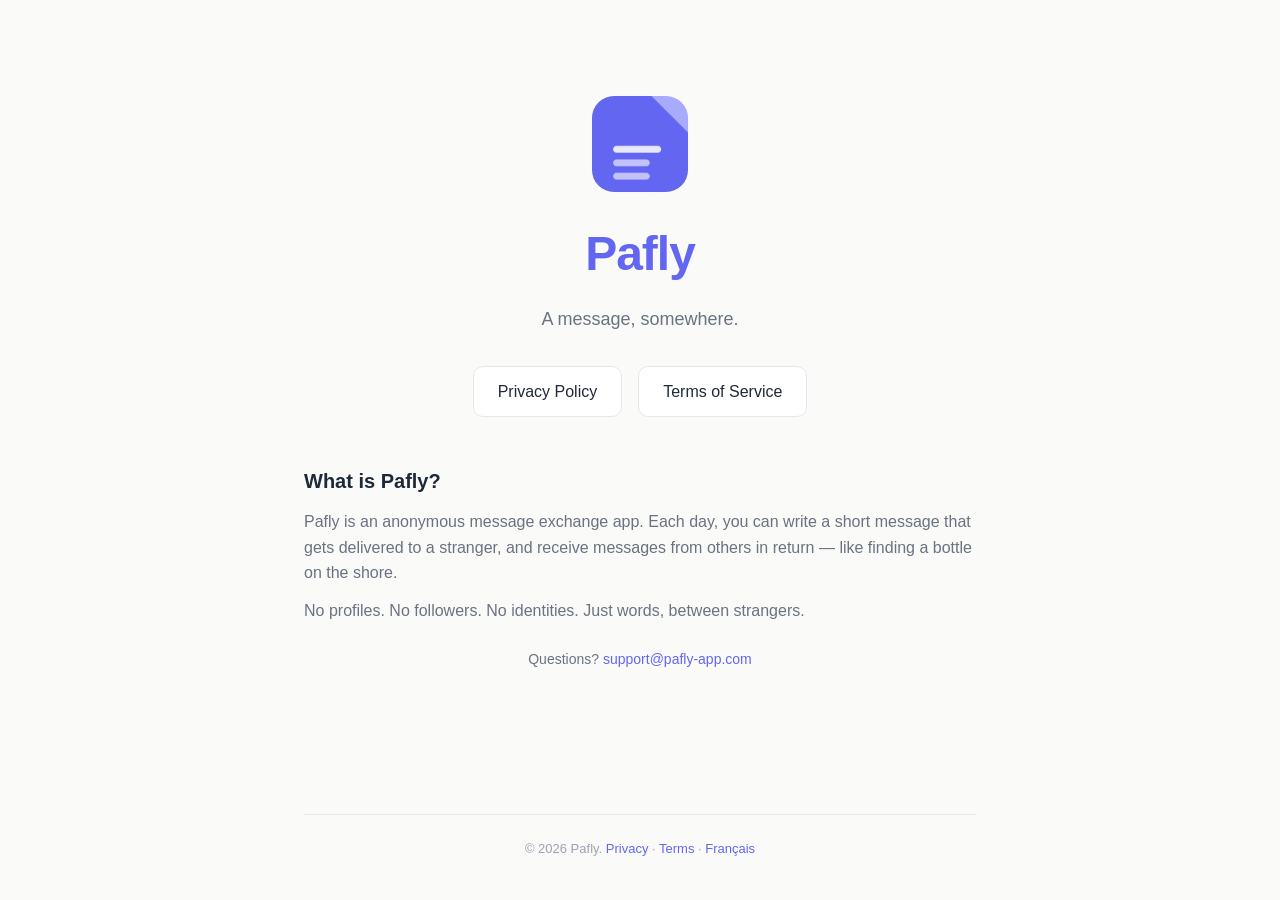
<file: index.html>
<!DOCTYPE html>
<html lang="en">
<head>
  <meta charset="UTF-8">
  <meta name="viewport" content="width=device-width, initial-scale=1.0">
  <title>Pafly — A message, somewhere.</title>
  <meta name="description" content="Pafly is an anonymous message exchange app. Write a short message once a day, receive one from a stranger. No profiles, no followers, just words.">
  <link rel="alternate" hreflang="en" href="/">
  <link rel="alternate" hreflang="fr" href="/fr/">
  <link rel="stylesheet" href="styles.css">
</head>
<body>
  <div class="container">
    <div class="hero">
      <img src="Logo_Pafly.png" alt="Pafly logo" class="logo-large">

      <h1>Pafly</h1>
      <p class="tagline">A message, somewhere.</p>
      <div class="links">
        <a href="/privacy/">Privacy Policy</a>
        <a href="/terms/">Terms of Service</a>
      </div>
    </div>

    <section>
      <h2>What is Pafly?</h2>
      <p>Pafly is an anonymous message exchange app. Each day, you can write a short message that gets delivered to a stranger, and receive messages from others in return — like finding a bottle on the shore.</p>
      <p>No profiles. No followers. No identities. Just words, between strangers.</p>
      <!-- The address in full, not behind a "Contact" label: it is the published contact
           point for the app, so it should be readable without clicking. -->
      <p class="contact-line">Questions? <a href="mailto:support@pafly-app.com">support@pafly-app.com</a></p>
    </section>

    <footer>
      © 2026 Pafly. <a href="/privacy/">Privacy</a> · <a href="/terms/">Terms</a> · <a href="/fr/" lang="fr" hreflang="fr">Français</a>
    </footer>
  </div>
</body>
</html>
</file>
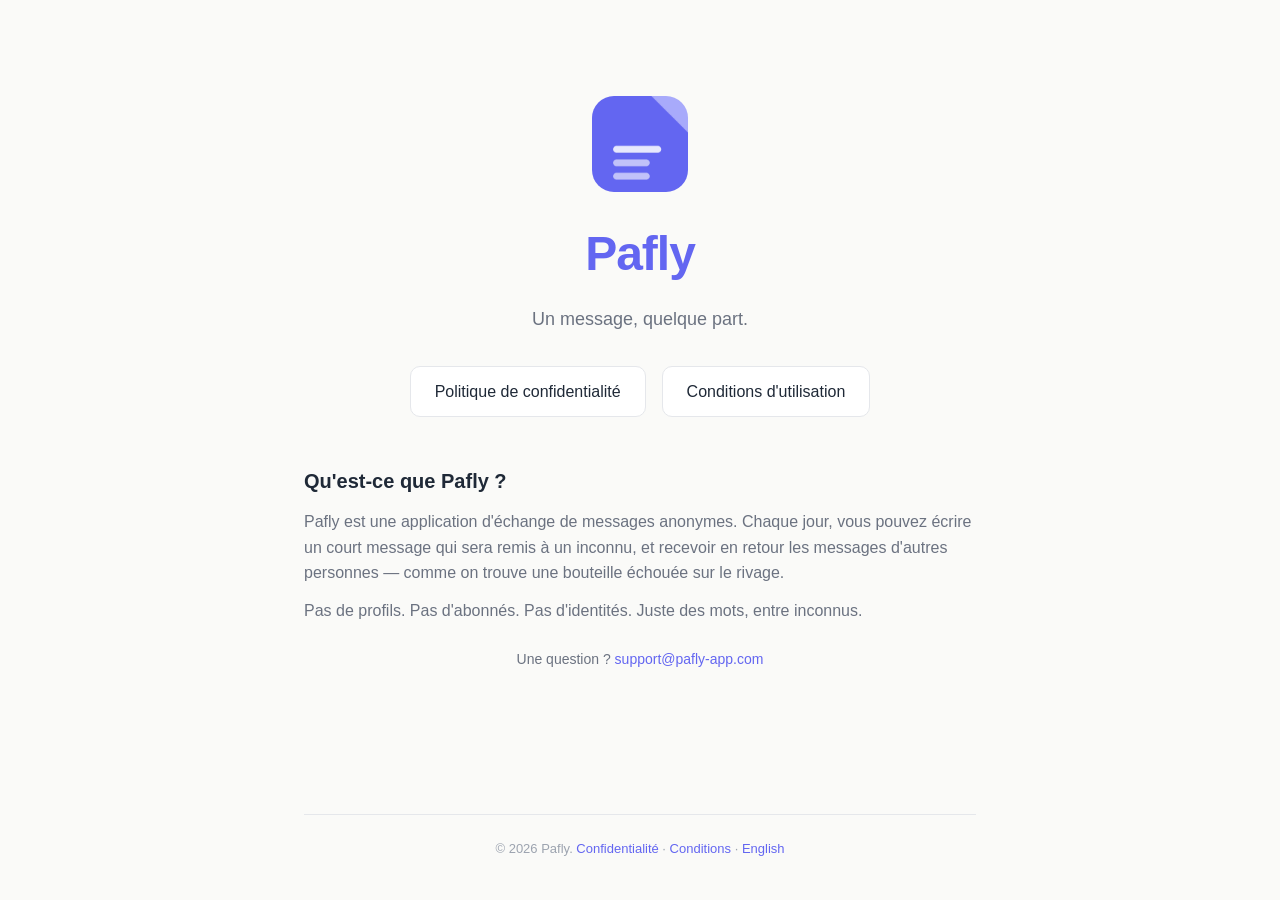
<file: fr/index.html>
<!DOCTYPE html>
<html lang="fr">
<head>
  <meta charset="UTF-8">
  <meta name="viewport" content="width=device-width, initial-scale=1.0">
  <title>Pafly — Un message, quelque part.</title>
  <meta name="description" content="Pafly est une application d'échange de messages anonymes. Écrivez un court message une fois par jour, recevez celui d'un inconnu. Pas de profils, pas d'abonnés, juste des mots.">
  <link rel="alternate" hreflang="en" href="/">
  <link rel="alternate" hreflang="fr" href="/fr/">
  <link rel="stylesheet" href="../styles.css">
</head>
<body>
  <div class="container">
    <div class="hero">
      <img src="../Logo_Pafly.png" alt="Logo Pafly" class="logo-large">

      <h1>Pafly</h1>
      <p class="tagline">Un message, quelque part.</p>
      <div class="links">
        <a href="/fr/privacy/">Politique de confidentialité</a>
        <a href="/fr/terms/">Conditions d'utilisation</a>
      </div>
    </div>

    <section>
      <h2>Qu'est-ce que Pafly&nbsp;?</h2>
      <p>Pafly est une application d'échange de messages anonymes. Chaque jour, vous pouvez écrire un court message qui sera remis à un inconnu, et recevoir en retour les messages d'autres personnes — comme on trouve une bouteille échouée sur le rivage.</p>
      <p>Pas de profils. Pas d'abonnés. Pas d'identités. Juste des mots, entre inconnus.</p>
      <!-- The address in full, not behind a "Contact" label: it is the published contact
           point for the app, so it should be readable without clicking. -->
      <p class="contact-line">Une question&nbsp;? <a href="mailto:support@pafly-app.com">support@pafly-app.com</a></p>
    </section>

    <footer>
      © 2026 Pafly. <a href="/fr/privacy/">Confidentialité</a> · <a href="/fr/terms/">Conditions</a> · <a href="/" lang="en" hreflang="en">English</a>
    </footer>
  </div>
</body>
</html>
</file>
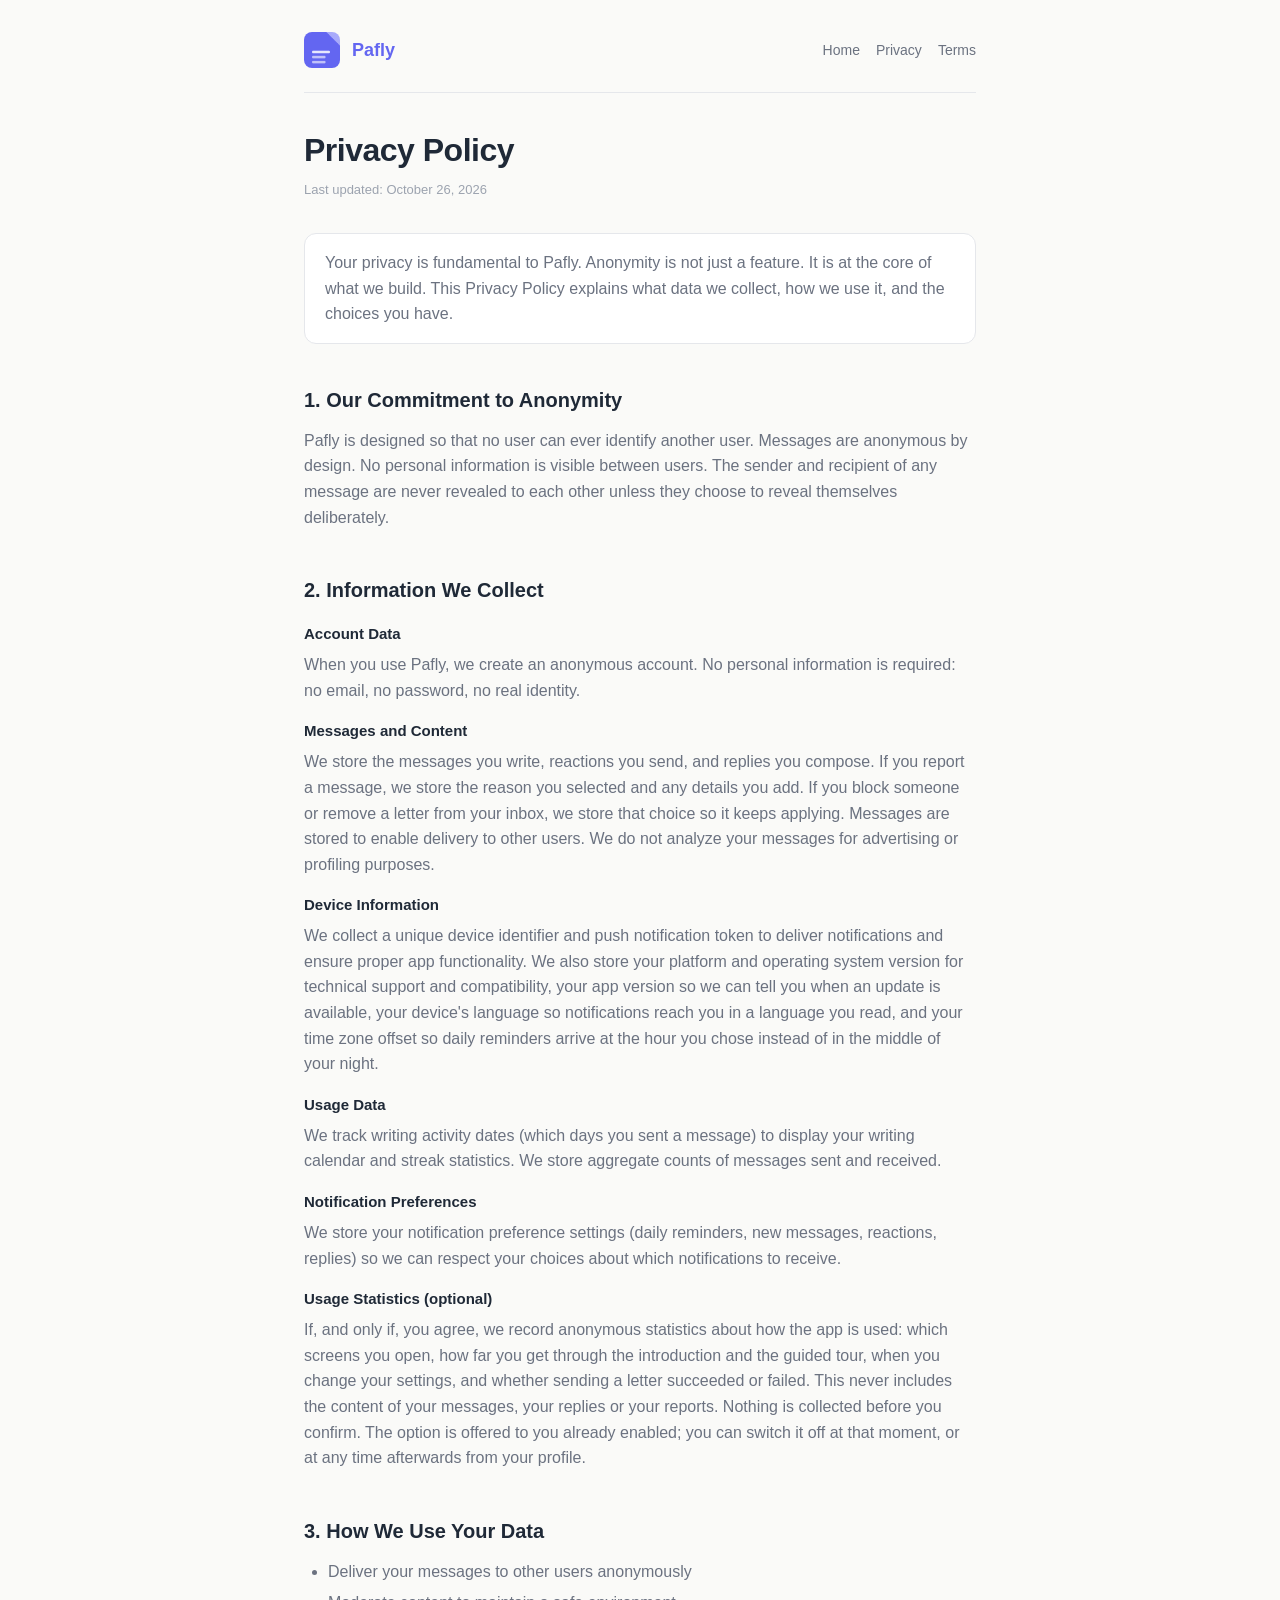
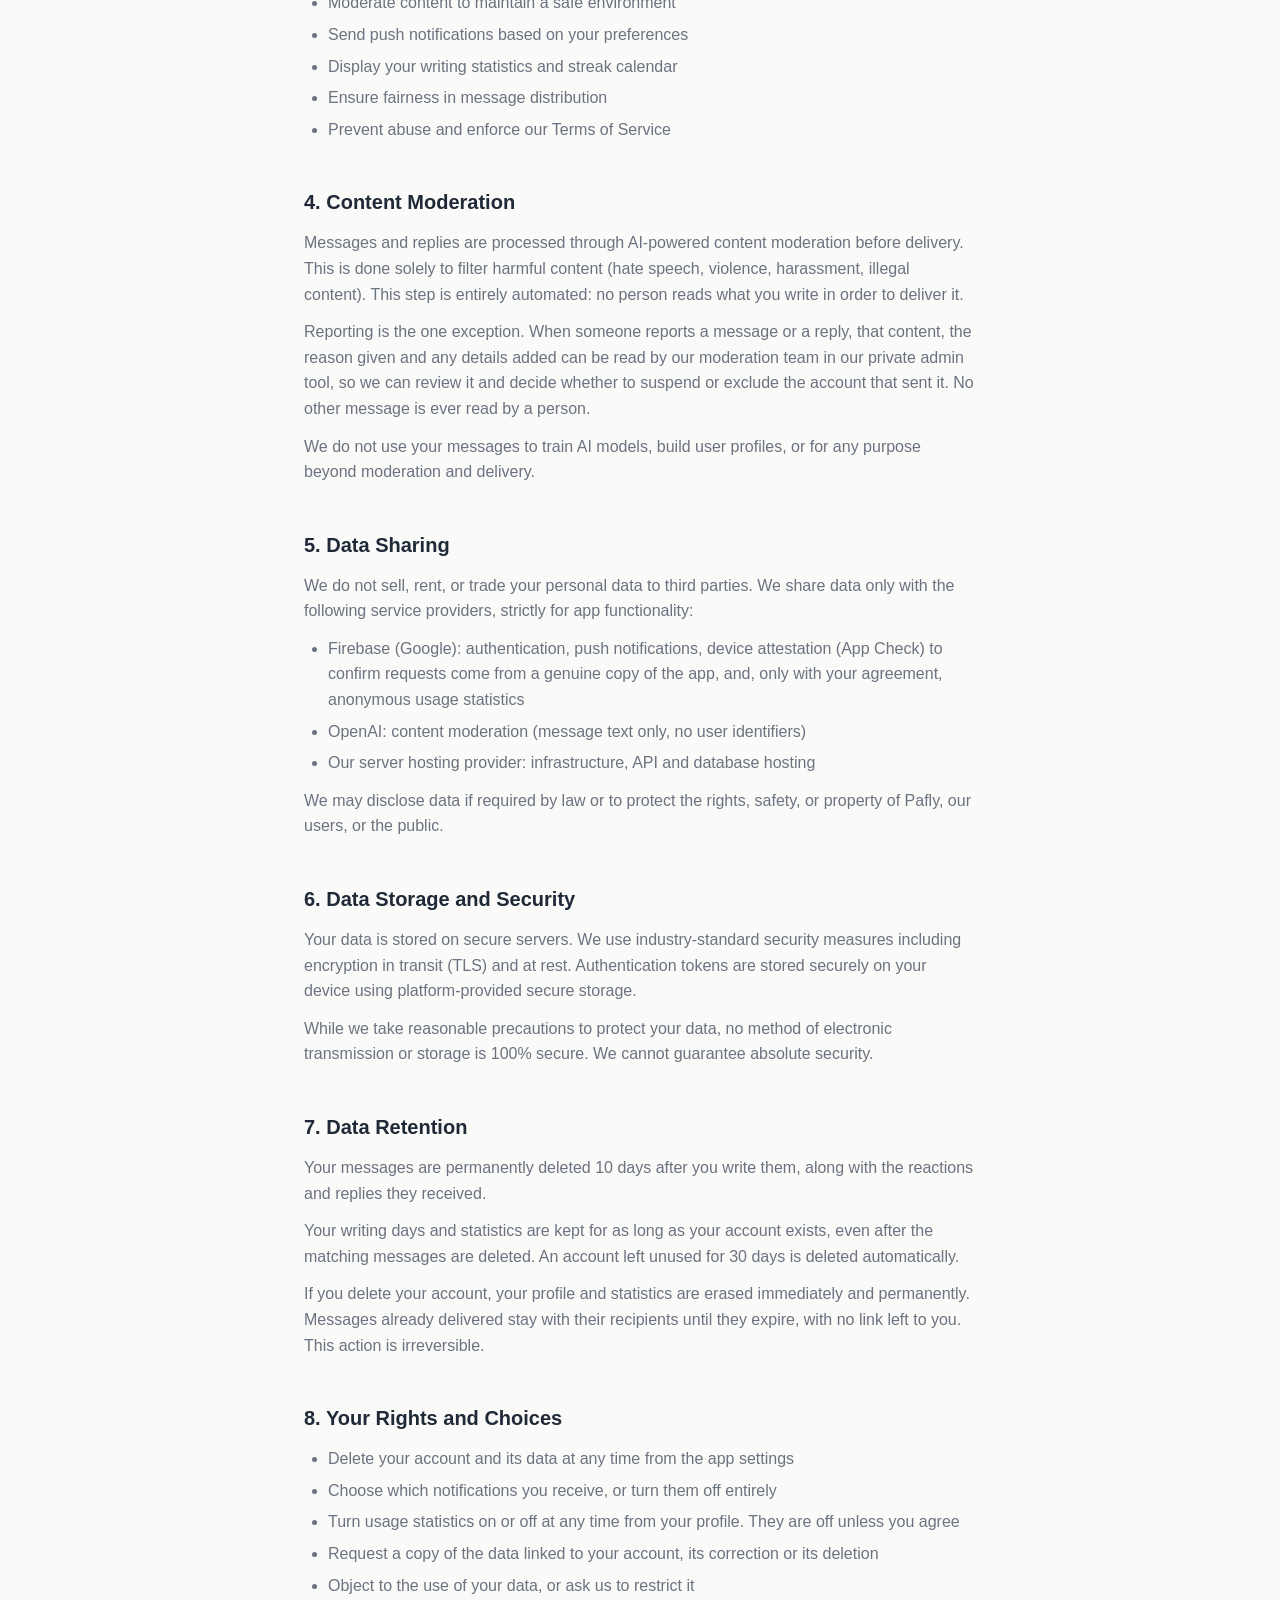
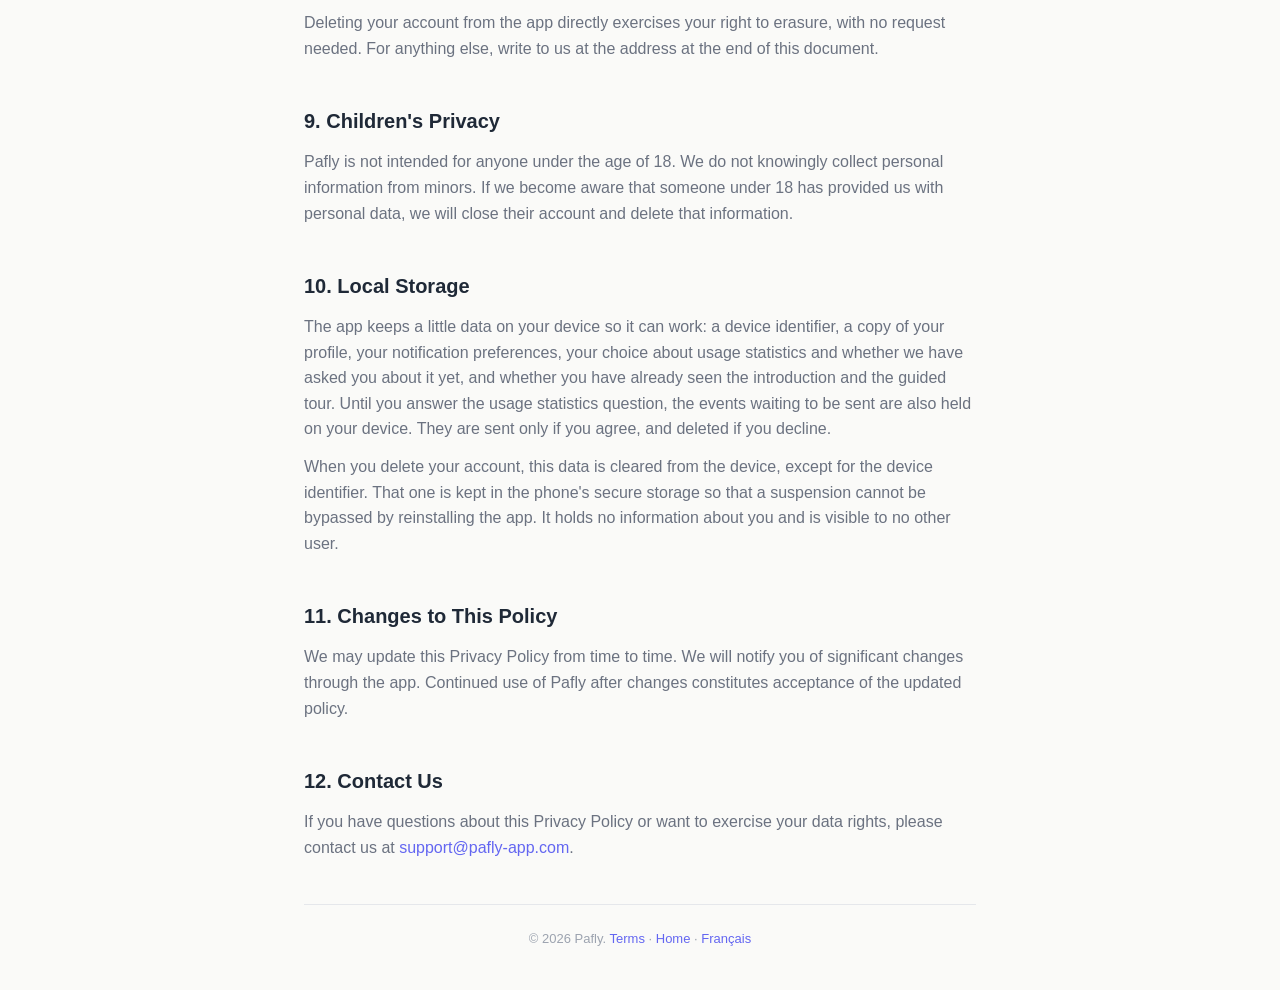
<file: privacy/index.html>
<!DOCTYPE html>
<html lang="en">
<head>
  <meta charset="UTF-8">
  <meta name="viewport" content="width=device-width, initial-scale=1.0">
  <meta name="robots" content="index, follow">
  <title>Privacy Policy — Pafly</title>
  <meta name="description" content="Pafly's Privacy Policy. How we collect, use, and protect your data in our anonymous message exchange app.">
  <link rel="alternate" hreflang="en" href="/privacy/">
  <link rel="alternate" hreflang="fr" href="/fr/privacy/">
  <link rel="stylesheet" href="../styles.css">
</head>
<body>
  <div class="container">
    <header class="top">
      <img src="../Logo_Pafly.png" alt="Pafly logo" class="logo">
      <h1>Pafly</h1>
      <nav>
        <a href="/">Home</a>
        <a href="/privacy/">Privacy</a>
        <a href="/terms/">Terms</a>
      </nav>
    </header>

    <h1 class="page-title">Privacy Policy</h1>
    <p class="last-updated">Last updated: October 26, 2026</p>

    <p class="intro">
      Your privacy is fundamental to Pafly. Anonymity is not just a feature. It is at the core of what we build. This Privacy Policy explains what data we collect, how we use it, and the choices you have.
    </p>

    <section>
      <h2>1. Our Commitment to Anonymity</h2>
      <p>Pafly is designed so that no user can ever identify another user. Messages are anonymous by design. No personal information is visible between users. The sender and recipient of any message are never revealed to each other unless they choose to reveal themselves deliberately.</p>
    </section>

    <section>
      <h2>2. Information We Collect</h2>
      <h3>Account Data</h3>
      <p>When you use Pafly, we create an anonymous account. No personal information is required: no email, no password, no real identity.</p>
      <h3>Messages and Content</h3>
      <p>We store the messages you write, reactions you send, and replies you compose. If you report a message, we store the reason you selected and any details you add. If you block someone or remove a letter from your inbox, we store that choice so it keeps applying. Messages are stored to enable delivery to other users. We do not analyze your messages for advertising or profiling purposes.</p>
      <h3>Device Information</h3>
      <p>We collect a unique device identifier and push notification token to deliver notifications and ensure proper app functionality. We also store your platform and operating system version for technical support and compatibility, your app version so we can tell you when an update is available, your device's language so notifications reach you in a language you read, and your time zone offset so daily reminders arrive at the hour you chose instead of in the middle of your night.</p>
      <h3>Usage Data</h3>
      <p>We track writing activity dates (which days you sent a message) to display your writing calendar and streak statistics. We store aggregate counts of messages sent and received.</p>
      <h3>Notification Preferences</h3>
      <p>We store your notification preference settings (daily reminders, new messages, reactions, replies) so we can respect your choices about which notifications to receive.</p>
      <h3>Usage Statistics (optional)</h3>
      <p>If, and only if, you agree, we record anonymous statistics about how the app is used: which screens you open, how far you get through the introduction and the guided tour, when you change your settings, and whether sending a letter succeeded or failed. This never includes the content of your messages, your replies or your reports. Nothing is collected before you confirm. The option is offered to you already enabled; you can switch it off at that moment, or at any time afterwards from your profile.</p>
    </section>

    <section>
      <h2>3. How We Use Your Data</h2>
      <ul>
        <li>Deliver your messages to other users anonymously</li>
        <li>Moderate content to maintain a safe environment</li>
        <li>Send push notifications based on your preferences</li>
        <li>Display your writing statistics and streak calendar</li>
        <li>Ensure fairness in message distribution</li>
        <li>Prevent abuse and enforce our Terms of Service</li>
      </ul>
    </section>

    <section>
      <h2>4. Content Moderation</h2>
      <p>Messages and replies are processed through AI-powered content moderation before delivery. This is done solely to filter harmful content (hate speech, violence, harassment, illegal content). This step is entirely automated: no person reads what you write in order to deliver it.</p>
      <p>Reporting is the one exception. When someone reports a message or a reply, that content, the reason given and any details added can be read by our moderation team in our private admin tool, so we can review it and decide whether to suspend or exclude the account that sent it. No other message is ever read by a person.</p>
      <p>We do not use your messages to train AI models, build user profiles, or for any purpose beyond moderation and delivery.</p>
    </section>

    <section>
      <h2>5. Data Sharing</h2>
      <p>We do not sell, rent, or trade your personal data to third parties. We share data only with the following service providers, strictly for app functionality:</p>
      <ul>
        <li>Firebase (Google): authentication, push notifications, device attestation (App Check) to confirm requests come from a genuine copy of the app, and, only with your agreement, anonymous usage statistics</li>
        <li>OpenAI: content moderation (message text only, no user identifiers)</li>
        <li>Our server hosting provider: infrastructure, API and database hosting</li>
      </ul>
      <p>We may disclose data if required by law or to protect the rights, safety, or property of Pafly, our users, or the public.</p>
    </section>

    <section>
      <h2>6. Data Storage and Security</h2>
      <p>Your data is stored on secure servers. We use industry-standard security measures including encryption in transit (TLS) and at rest. Authentication tokens are stored securely on your device using platform-provided secure storage.</p>
      <p>While we take reasonable precautions to protect your data, no method of electronic transmission or storage is 100% secure. We cannot guarantee absolute security.</p>
    </section>

    <section>
      <h2>7. Data Retention</h2>
      <p>Your messages are permanently deleted 10 days after you write them, along with the reactions and replies they received.</p>
      <p>Your writing days and statistics are kept for as long as your account exists, even after the matching messages are deleted. An account left unused for 30 days is deleted automatically.</p>
      <p>If you delete your account, your profile and statistics are erased immediately and permanently. Messages already delivered stay with their recipients until they expire, with no link left to you. This action is irreversible.</p>
    </section>

    <section>
      <h2>8. Your Rights and Choices</h2>
      <ul>
        <li>Delete your account and its data at any time from the app settings</li>
        <li>Choose which notifications you receive, or turn them off entirely</li>
        <li>Turn usage statistics on or off at any time from your profile. They are off unless you agree</li>
        <li>Request a copy of the data linked to your account, its correction or its deletion</li>
        <li>Object to the use of your data, or ask us to restrict it</li>
      </ul>
      <p>Deleting your account from the app directly exercises your right to erasure, with no request needed. For anything else, write to us at the address at the end of this document.</p>
    </section>

    <section>
      <h2>9. Children's Privacy</h2>
      <p>Pafly is not intended for anyone under the age of 18. We do not knowingly collect personal information from minors. If we become aware that someone under 18 has provided us with personal data, we will close their account and delete that information.</p>
    </section>

    <section>
      <h2>10. Local Storage</h2>
      <p>The app keeps a little data on your device so it can work: a device identifier, a copy of your profile, your notification preferences, your choice about usage statistics and whether we have asked you about it yet, and whether you have already seen the introduction and the guided tour. Until you answer the usage statistics question, the events waiting to be sent are also held on your device. They are sent only if you agree, and deleted if you decline.</p>
      <p>When you delete your account, this data is cleared from the device, except for the device identifier. That one is kept in the phone's secure storage so that a suspension cannot be bypassed by reinstalling the app. It holds no information about you and is visible to no other user.</p>
    </section>

    <section>
      <h2>11. Changes to This Policy</h2>
      <p>We may update this Privacy Policy from time to time. We will notify you of significant changes through the app. Continued use of Pafly after changes constitutes acceptance of the updated policy.</p>
    </section>

    <section>
      <h2>12. Contact Us</h2>
      <p>If you have questions about this Privacy Policy or want to exercise your data rights, please contact us at <a href="mailto:support@pafly-app.com">support@pafly-app.com</a>.</p>
    </section>

    <footer>
      © 2026 Pafly. <a href="/terms/">Terms</a> · <a href="/">Home</a> · <a href="/fr/privacy/" lang="fr" hreflang="fr">Français</a>
    </footer>
  </div>
</body>
</html>
</file>
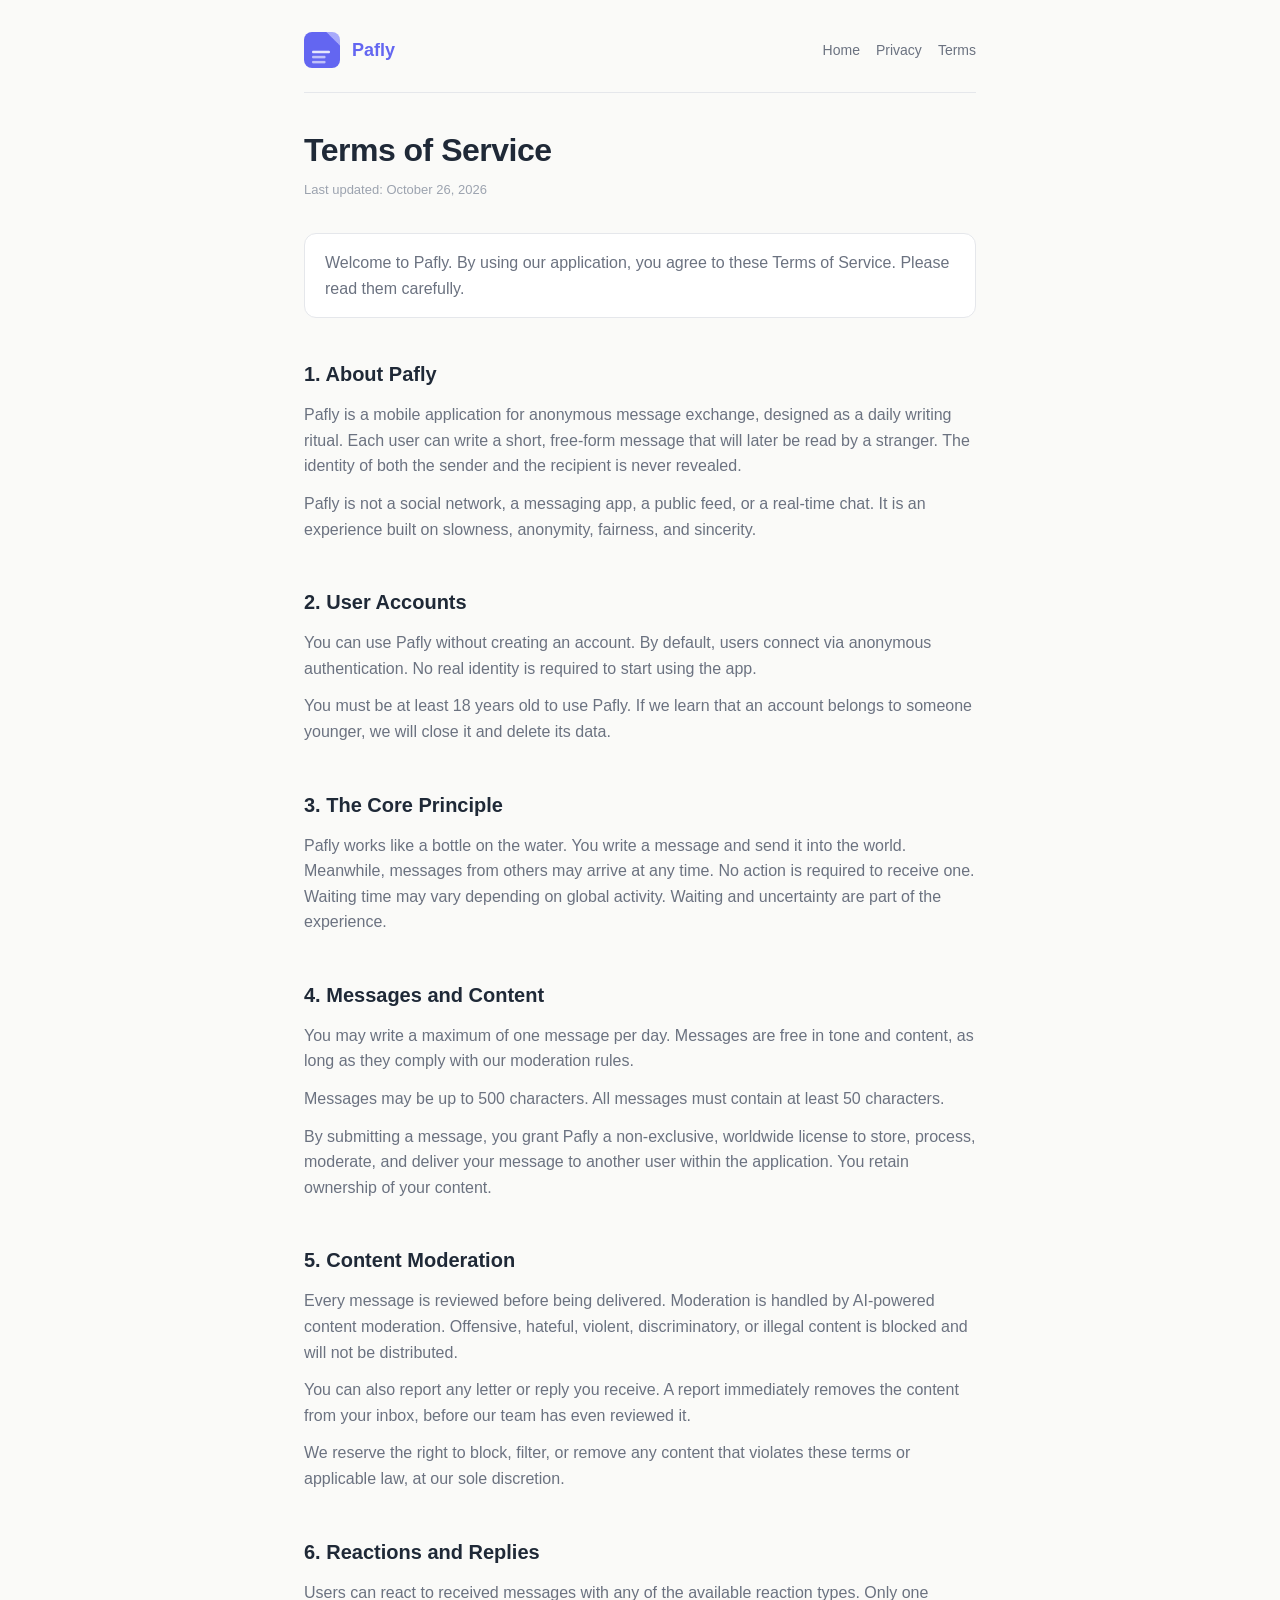
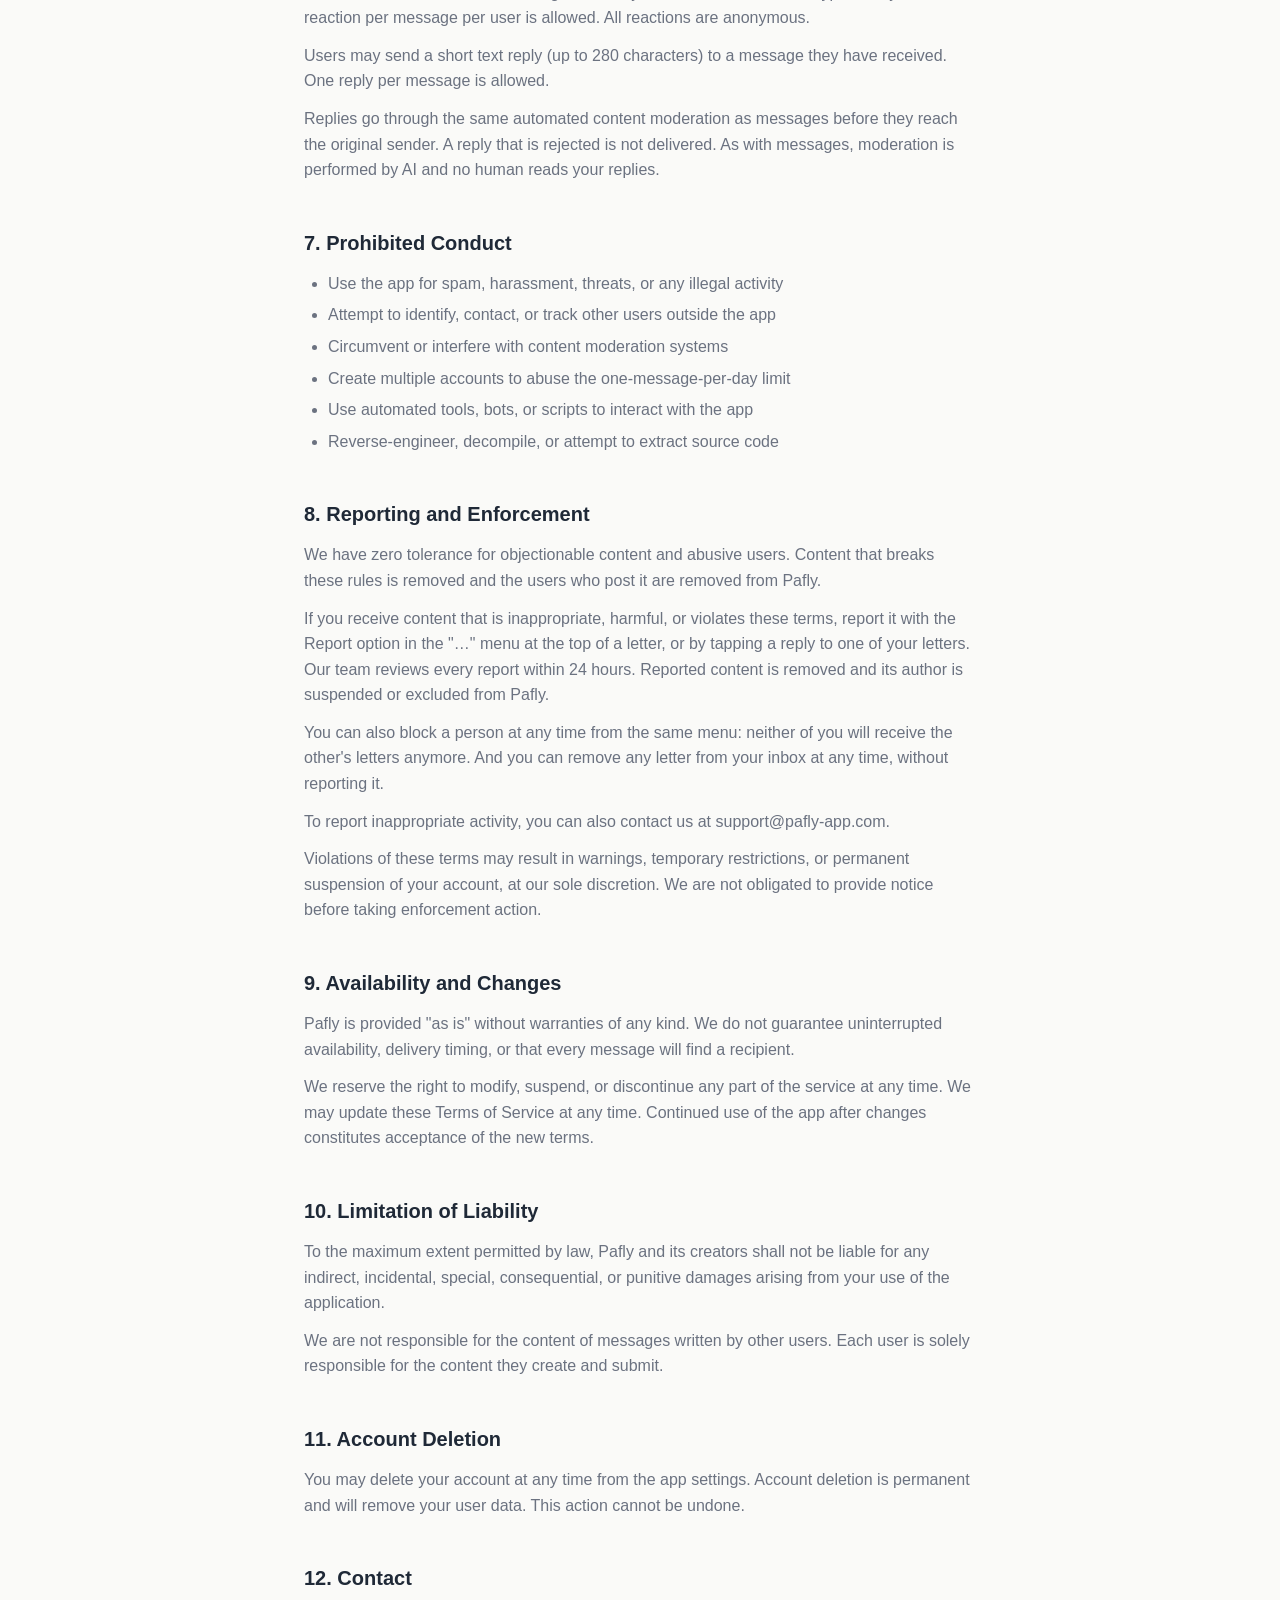
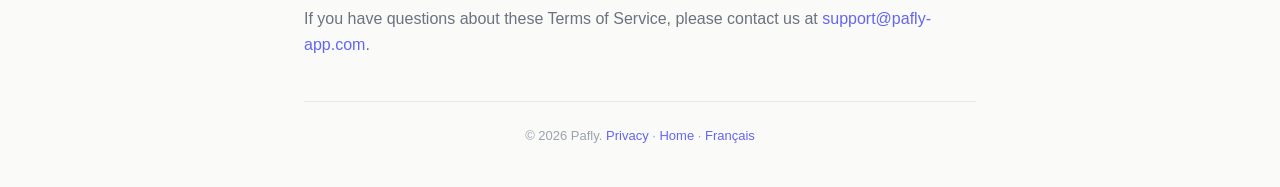
<file: terms/index.html>
<!DOCTYPE html>
<html lang="en">
<head>
  <meta charset="UTF-8">
  <meta name="viewport" content="width=device-width, initial-scale=1.0">
  <meta name="robots" content="index, follow">
  <title>Terms of Service — Pafly</title>
  <meta name="description" content="Pafly's Terms of Service. The rules for using our anonymous message exchange app.">
  <link rel="alternate" hreflang="en" href="/terms/">
  <link rel="alternate" hreflang="fr" href="/fr/terms/">
  <link rel="stylesheet" href="../styles.css">
</head>
<body>
  <div class="container">
    <header class="top">
      <img src="../Logo_Pafly.png" alt="Pafly logo" class="logo">
      <h1>Pafly</h1>
      <nav>
        <a href="/">Home</a>
        <a href="/privacy/">Privacy</a>
        <a href="/terms/">Terms</a>
      </nav>
    </header>

    <h1 class="page-title">Terms of Service</h1>
    <p class="last-updated">Last updated: October 26, 2026</p>

    <p class="intro">
      Welcome to Pafly. By using our application, you agree to these Terms of Service. Please read them carefully.
    </p>

    <section>
      <h2>1. About Pafly</h2>
      <p>Pafly is a mobile application for anonymous message exchange, designed as a daily writing ritual. Each user can write a short, free-form message that will later be read by a stranger. The identity of both the sender and the recipient is never revealed.</p>
      <p>Pafly is not a social network, a messaging app, a public feed, or a real-time chat. It is an experience built on slowness, anonymity, fairness, and sincerity.</p>
    </section>

    <section>
      <h2>2. User Accounts</h2>
      <p>You can use Pafly without creating an account. By default, users connect via anonymous authentication. No real identity is required to start using the app.</p>
      <p>You must be at least 18 years old to use Pafly. If we learn that an account belongs to someone younger, we will close it and delete its data.</p>
    </section>

    <section>
      <h2>3. The Core Principle</h2>
      <p>Pafly works like a bottle on the water. You write a message and send it into the world. Meanwhile, messages from others may arrive at any time. No action is required to receive one. Waiting time may vary depending on global activity. Waiting and uncertainty are part of the experience.</p>
    </section>

    <section>
      <h2>4. Messages and Content</h2>
      <p>You may write a maximum of one message per day. Messages are free in tone and content, as long as they comply with our moderation rules.</p>
      <p>Messages may be up to 500 characters. All messages must contain at least 50 characters.</p>
      <p>By submitting a message, you grant Pafly a non-exclusive, worldwide license to store, process, moderate, and deliver your message to another user within the application. You retain ownership of your content.</p>
    </section>

    <section>
      <h2>5. Content Moderation</h2>
      <p>Every message is reviewed before being delivered. Moderation is handled by AI-powered content moderation. Offensive, hateful, violent, discriminatory, or illegal content is blocked and will not be distributed.</p>
      <p>You can also report any letter or reply you receive. A report immediately removes the content from your inbox, before our team has even reviewed it.</p>
      <p>We reserve the right to block, filter, or remove any content that violates these terms or applicable law, at our sole discretion.</p>
    </section>

    <section>
      <h2>6. Reactions and Replies</h2>
      <p>Users can react to received messages with any of the available reaction types. Only one reaction per message per user is allowed. All reactions are anonymous.</p>
      <p>Users may send a short text reply (up to 280 characters) to a message they have received. One reply per message is allowed.</p>
      <p>Replies go through the same automated content moderation as messages before they reach the original sender. A reply that is rejected is not delivered. As with messages, moderation is performed by AI and no human reads your replies.</p>
    </section>

    <section>
      <h2>7. Prohibited Conduct</h2>
      <ul>
        <li>Use the app for spam, harassment, threats, or any illegal activity</li>
        <li>Attempt to identify, contact, or track other users outside the app</li>
        <li>Circumvent or interfere with content moderation systems</li>
        <li>Create multiple accounts to abuse the one-message-per-day limit</li>
        <li>Use automated tools, bots, or scripts to interact with the app</li>
        <li>Reverse-engineer, decompile, or attempt to extract source code</li>
      </ul>
    </section>

    <section>
      <h2>8. Reporting and Enforcement</h2>
      <p>We have zero tolerance for objectionable content and abusive users. Content that breaks these rules is removed and the users who post it are removed from Pafly.</p>
      <p>If you receive content that is inappropriate, harmful, or violates these terms, report it with the Report option in the "…" menu at the top of a letter, or by tapping a reply to one of your letters. Our team reviews every report within 24 hours. Reported content is removed and its author is suspended or excluded from Pafly.</p>
      <p>You can also block a person at any time from the same menu: neither of you will receive the other's letters anymore. And you can remove any letter from your inbox at any time, without reporting it.</p>
      <p>To report inappropriate activity, you can also contact us at support@pafly-app.com.</p>
      <p>Violations of these terms may result in warnings, temporary restrictions, or permanent suspension of your account, at our sole discretion. We are not obligated to provide notice before taking enforcement action.</p>
    </section>

    <section>
      <h2>9. Availability and Changes</h2>
      <p>Pafly is provided "as is" without warranties of any kind. We do not guarantee uninterrupted availability, delivery timing, or that every message will find a recipient.</p>
      <p>We reserve the right to modify, suspend, or discontinue any part of the service at any time. We may update these Terms of Service at any time. Continued use of the app after changes constitutes acceptance of the new terms.</p>
    </section>

    <section>
      <h2>10. Limitation of Liability</h2>
      <p>To the maximum extent permitted by law, Pafly and its creators shall not be liable for any indirect, incidental, special, consequential, or punitive damages arising from your use of the application.</p>
      <p>We are not responsible for the content of messages written by other users. Each user is solely responsible for the content they create and submit.</p>
    </section>

    <section>
      <h2>11. Account Deletion</h2>
      <p>You may delete your account at any time from the app settings. Account deletion is permanent and will remove your user data. This action cannot be undone.</p>
    </section>

    <section>
      <h2>12. Contact</h2>
      <p>If you have questions about these Terms of Service, please contact us at <a href="mailto:support@pafly-app.com">support@pafly-app.com</a>.</p>
    </section>

    <footer>
      © 2026 Pafly. <a href="/privacy/">Privacy</a> · <a href="/">Home</a> · <a href="/fr/terms/" lang="fr" hreflang="fr">Français</a>
    </footer>
  </div>
</body>
</html>
</file>
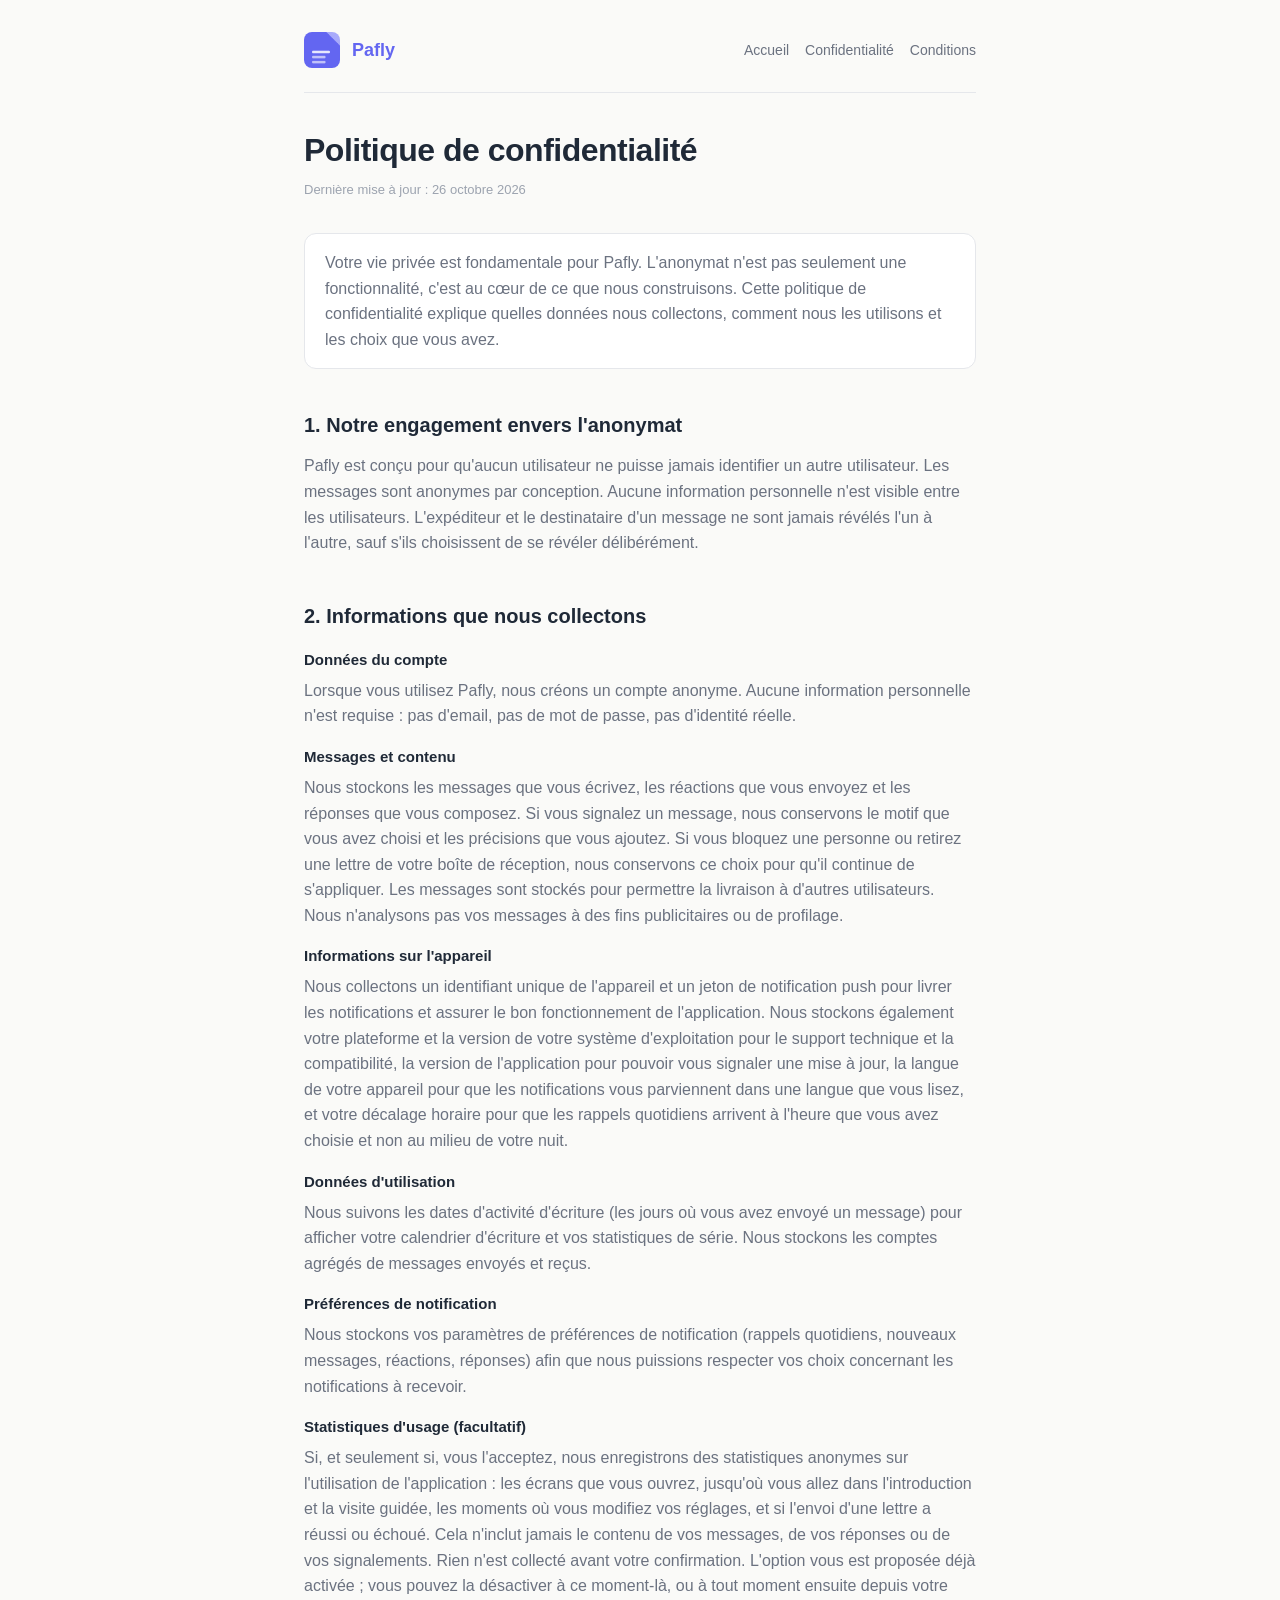
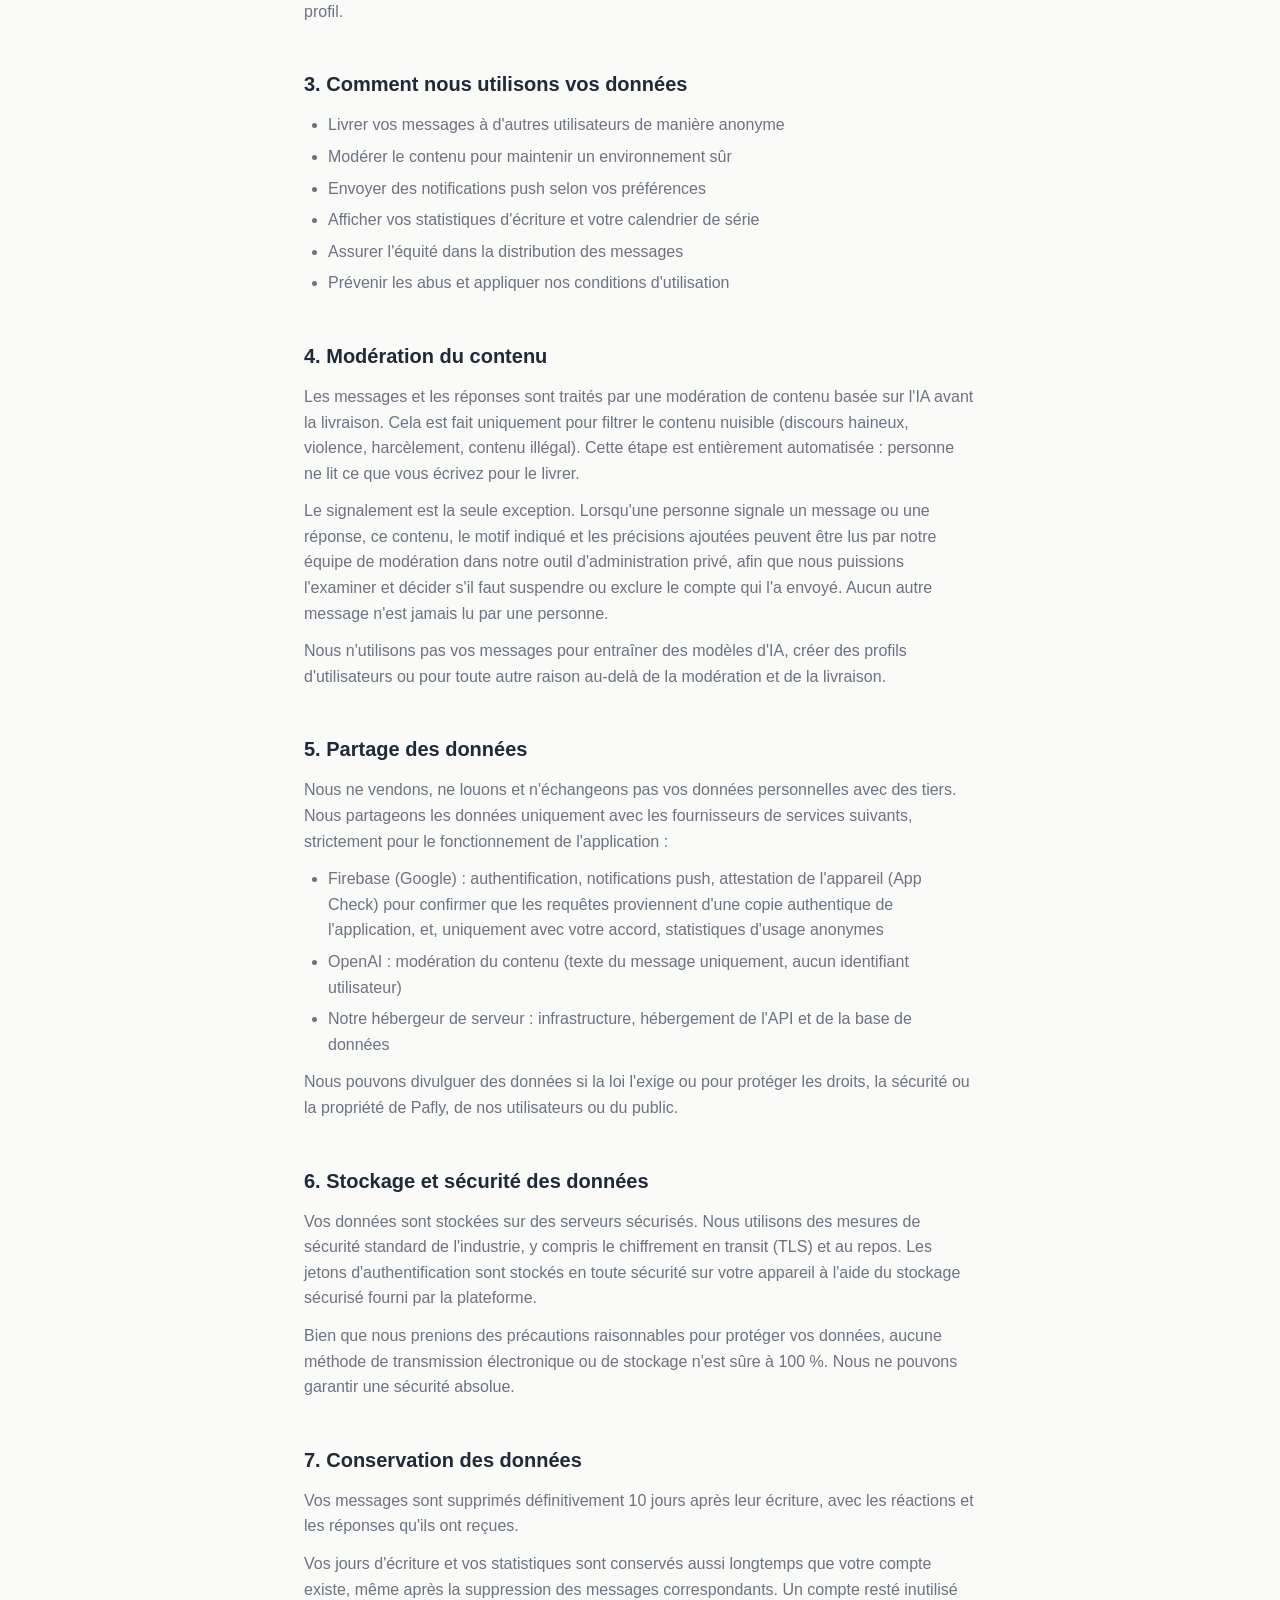
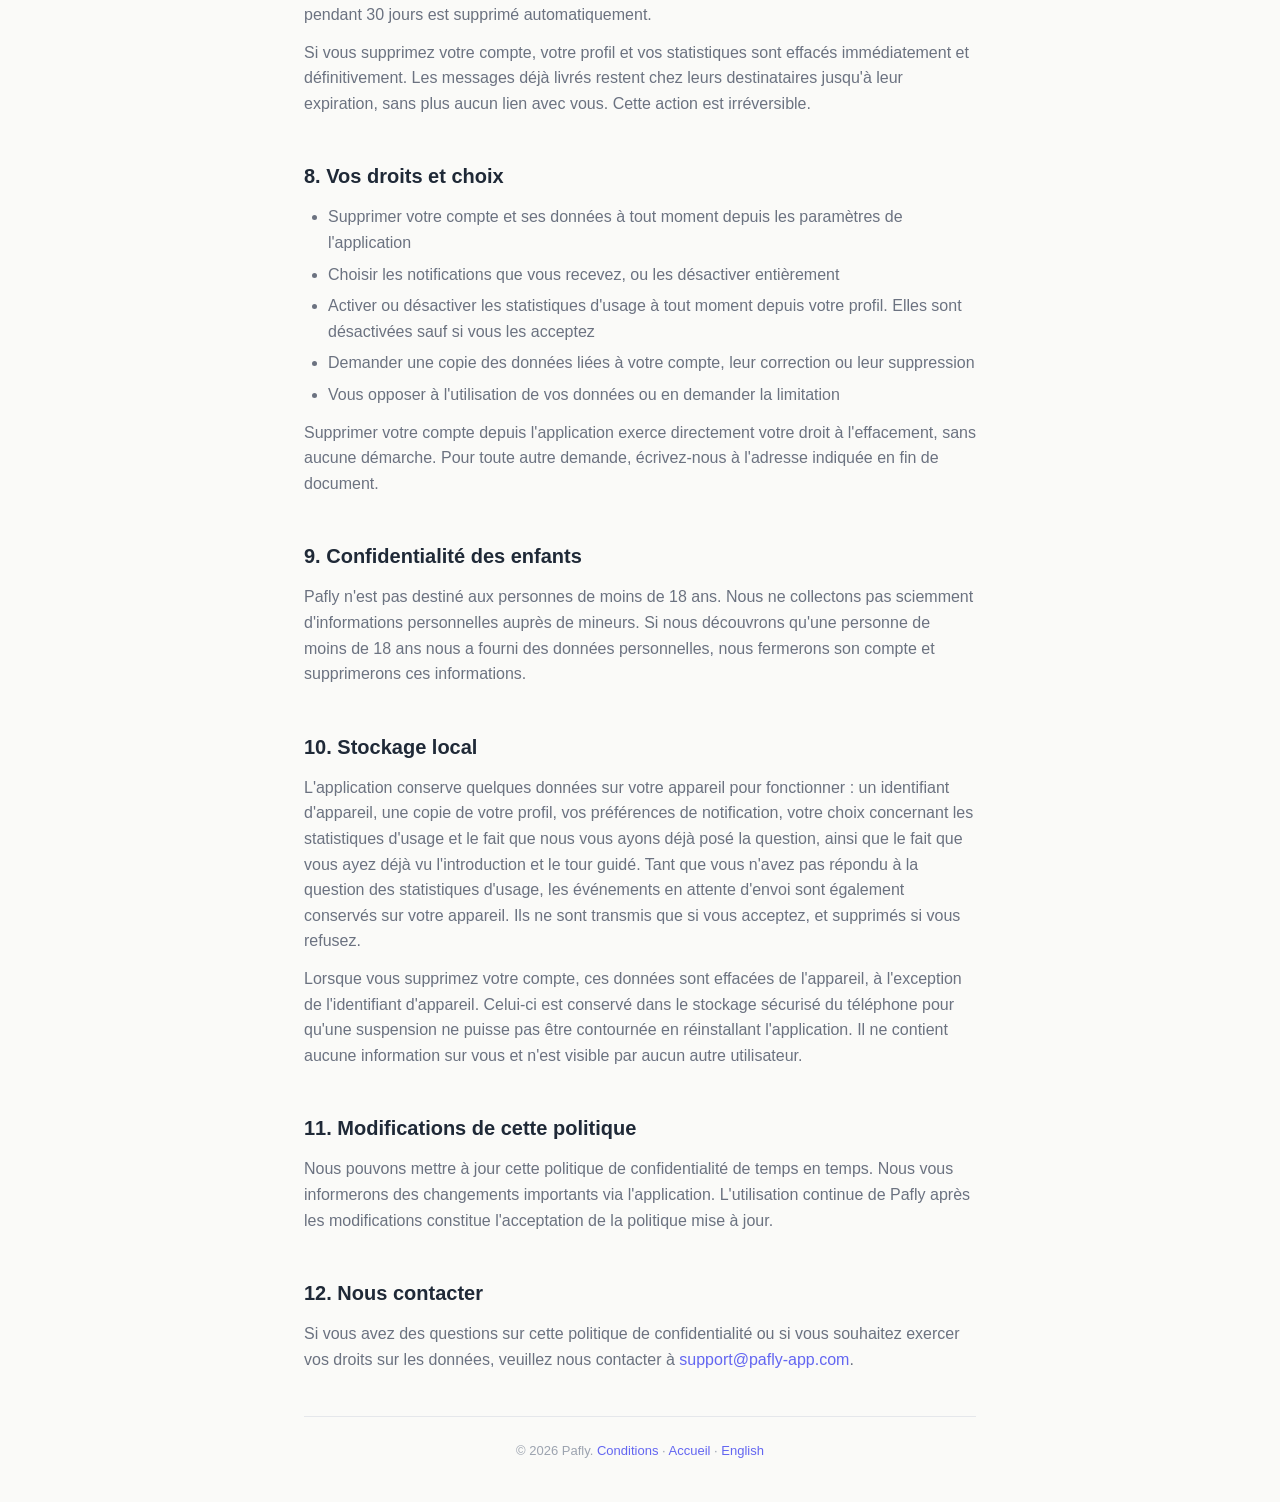
<file: fr/privacy/index.html>
<!DOCTYPE html>
<html lang="fr">
<head>
  <meta charset="UTF-8">
  <meta name="viewport" content="width=device-width, initial-scale=1.0">
  <meta name="robots" content="index, follow">
  <title>Politique de confidentialité — Pafly</title>
  <meta name="description" content="Politique de confidentialité de Pafly. Comment nous collectons, utilisons et protégeons vos données dans notre application d'échange de messages anonymes.">
  <link rel="alternate" hreflang="en" href="/privacy/">
  <link rel="alternate" hreflang="fr" href="/fr/privacy/">
  <link rel="stylesheet" href="../../styles.css">
</head>
<body>
  <div class="container">
    <header class="top">
      <img src="../../Logo_Pafly.png" alt="Pafly logo" class="logo">
      <h1>Pafly</h1>
      <nav>
        <a href="/fr/">Accueil</a>
        <a href="/fr/privacy/">Confidentialité</a>
        <a href="/fr/terms/">Conditions</a>
      </nav>
    </header>

    <h1 class="page-title">Politique de confidentialité</h1>
    <p class="last-updated">Dernière mise à jour : 26 octobre 2026</p>

    <p class="intro">
      Votre vie privée est fondamentale pour Pafly. L'anonymat n'est pas seulement une fonctionnalité, c'est au cœur de ce que nous construisons. Cette politique de confidentialité explique quelles données nous collectons, comment nous les utilisons et les choix que vous avez.
    </p>

    <section>
      <h2>1. Notre engagement envers l'anonymat</h2>
      <p>Pafly est conçu pour qu'aucun utilisateur ne puisse jamais identifier un autre utilisateur. Les messages sont anonymes par conception. Aucune information personnelle n'est visible entre les utilisateurs. L'expéditeur et le destinataire d'un message ne sont jamais révélés l'un à l'autre, sauf s'ils choisissent de se révéler délibérément.</p>
    </section>

    <section>
      <h2>2. Informations que nous collectons</h2>
      <h3>Données du compte</h3>
      <p>Lorsque vous utilisez Pafly, nous créons un compte anonyme. Aucune information personnelle n'est requise : pas d'email, pas de mot de passe, pas d'identité réelle.</p>
      <h3>Messages et contenu</h3>
      <p>Nous stockons les messages que vous écrivez, les réactions que vous envoyez et les réponses que vous composez. Si vous signalez un message, nous conservons le motif que vous avez choisi et les précisions que vous ajoutez. Si vous bloquez une personne ou retirez une lettre de votre boîte de réception, nous conservons ce choix pour qu'il continue de s'appliquer. Les messages sont stockés pour permettre la livraison à d'autres utilisateurs. Nous n'analysons pas vos messages à des fins publicitaires ou de profilage.</p>
      <h3>Informations sur l'appareil</h3>
      <p>Nous collectons un identifiant unique de l'appareil et un jeton de notification push pour livrer les notifications et assurer le bon fonctionnement de l'application. Nous stockons également votre plateforme et la version de votre système d'exploitation pour le support technique et la compatibilité, la version de l'application pour pouvoir vous signaler une mise à jour, la langue de votre appareil pour que les notifications vous parviennent dans une langue que vous lisez, et votre décalage horaire pour que les rappels quotidiens arrivent à l'heure que vous avez choisie et non au milieu de votre nuit.</p>
      <h3>Données d'utilisation</h3>
      <p>Nous suivons les dates d'activité d'écriture (les jours où vous avez envoyé un message) pour afficher votre calendrier d'écriture et vos statistiques de série. Nous stockons les comptes agrégés de messages envoyés et reçus.</p>
      <h3>Préférences de notification</h3>
      <p>Nous stockons vos paramètres de préférences de notification (rappels quotidiens, nouveaux messages, réactions, réponses) afin que nous puissions respecter vos choix concernant les notifications à recevoir.</p>
      <h3>Statistiques d'usage (facultatif)</h3>
      <p>Si, et seulement si, vous l'acceptez, nous enregistrons des statistiques anonymes sur l'utilisation de l'application : les écrans que vous ouvrez, jusqu'où vous allez dans l'introduction et la visite guidée, les moments où vous modifiez vos réglages, et si l'envoi d'une lettre a réussi ou échoué. Cela n'inclut jamais le contenu de vos messages, de vos réponses ou de vos signalements. Rien n'est collecté avant votre confirmation. L'option vous est proposée déjà activée ; vous pouvez la désactiver à ce moment-là, ou à tout moment ensuite depuis votre profil.</p>
    </section>

    <section>
      <h2>3. Comment nous utilisons vos données</h2>
      <ul>
        <li>Livrer vos messages à d'autres utilisateurs de manière anonyme</li>
        <li>Modérer le contenu pour maintenir un environnement sûr</li>
        <li>Envoyer des notifications push selon vos préférences</li>
        <li>Afficher vos statistiques d'écriture et votre calendrier de série</li>
        <li>Assurer l'équité dans la distribution des messages</li>
        <li>Prévenir les abus et appliquer nos conditions d'utilisation</li>
      </ul>
    </section>

    <section>
      <h2>4. Modération du contenu</h2>
      <p>Les messages et les réponses sont traités par une modération de contenu basée sur l'IA avant la livraison. Cela est fait uniquement pour filtrer le contenu nuisible (discours haineux, violence, harcèlement, contenu illégal). Cette étape est entièrement automatisée : personne ne lit ce que vous écrivez pour le livrer.</p>
      <p>Le signalement est la seule exception. Lorsqu'une personne signale un message ou une réponse, ce contenu, le motif indiqué et les précisions ajoutées peuvent être lus par notre équipe de modération dans notre outil d'administration privé, afin que nous puissions l'examiner et décider s'il faut suspendre ou exclure le compte qui l'a envoyé. Aucun autre message n'est jamais lu par une personne.</p>
      <p>Nous n'utilisons pas vos messages pour entraîner des modèles d'IA, créer des profils d'utilisateurs ou pour toute autre raison au-delà de la modération et de la livraison.</p>
    </section>

    <section>
      <h2>5. Partage des données</h2>
      <p>Nous ne vendons, ne louons et n'échangeons pas vos données personnelles avec des tiers. Nous partageons les données uniquement avec les fournisseurs de services suivants, strictement pour le fonctionnement de l'application :</p>
      <ul>
        <li>Firebase (Google) : authentification, notifications push, attestation de l'appareil (App Check) pour confirmer que les requêtes proviennent d'une copie authentique de l'application, et, uniquement avec votre accord, statistiques d'usage anonymes</li>
        <li>OpenAI : modération du contenu (texte du message uniquement, aucun identifiant utilisateur)</li>
        <li>Notre hébergeur de serveur : infrastructure, hébergement de l'API et de la base de données</li>
      </ul>
      <p>Nous pouvons divulguer des données si la loi l'exige ou pour protéger les droits, la sécurité ou la propriété de Pafly, de nos utilisateurs ou du public.</p>
    </section>

    <section>
      <h2>6. Stockage et sécurité des données</h2>
      <p>Vos données sont stockées sur des serveurs sécurisés. Nous utilisons des mesures de sécurité standard de l'industrie, y compris le chiffrement en transit (TLS) et au repos. Les jetons d'authentification sont stockés en toute sécurité sur votre appareil à l'aide du stockage sécurisé fourni par la plateforme.</p>
      <p>Bien que nous prenions des précautions raisonnables pour protéger vos données, aucune méthode de transmission électronique ou de stockage n'est sûre à 100 %. Nous ne pouvons garantir une sécurité absolue.</p>
    </section>

    <section>
      <h2>7. Conservation des données</h2>
      <p>Vos messages sont supprimés définitivement 10 jours après leur écriture, avec les réactions et les réponses qu'ils ont reçues.</p>
      <p>Vos jours d'écriture et vos statistiques sont conservés aussi longtemps que votre compte existe, même après la suppression des messages correspondants. Un compte resté inutilisé pendant 30 jours est supprimé automatiquement.</p>
      <p>Si vous supprimez votre compte, votre profil et vos statistiques sont effacés immédiatement et définitivement. Les messages déjà livrés restent chez leurs destinataires jusqu'à leur expiration, sans plus aucun lien avec vous. Cette action est irréversible.</p>
    </section>

    <section>
      <h2>8. Vos droits et choix</h2>
      <ul>
        <li>Supprimer votre compte et ses données à tout moment depuis les paramètres de l'application</li>
        <li>Choisir les notifications que vous recevez, ou les désactiver entièrement</li>
        <li>Activer ou désactiver les statistiques d'usage à tout moment depuis votre profil. Elles sont désactivées sauf si vous les acceptez</li>
        <li>Demander une copie des données liées à votre compte, leur correction ou leur suppression</li>
        <li>Vous opposer à l'utilisation de vos données ou en demander la limitation</li>
      </ul>
      <p>Supprimer votre compte depuis l'application exerce directement votre droit à l'effacement, sans aucune démarche. Pour toute autre demande, écrivez-nous à l'adresse indiquée en fin de document.</p>
    </section>

    <section>
      <h2>9. Confidentialité des enfants</h2>
      <p>Pafly n'est pas destiné aux personnes de moins de 18 ans. Nous ne collectons pas sciemment d'informations personnelles auprès de mineurs. Si nous découvrons qu'une personne de moins de 18 ans nous a fourni des données personnelles, nous fermerons son compte et supprimerons ces informations.</p>
    </section>

    <section>
      <h2>10. Stockage local</h2>
      <p>L'application conserve quelques données sur votre appareil pour fonctionner : un identifiant d'appareil, une copie de votre profil, vos préférences de notification, votre choix concernant les statistiques d'usage et le fait que nous vous ayons déjà posé la question, ainsi que le fait que vous ayez déjà vu l'introduction et le tour guidé. Tant que vous n'avez pas répondu à la question des statistiques d'usage, les événements en attente d'envoi sont également conservés sur votre appareil. Ils ne sont transmis que si vous acceptez, et supprimés si vous refusez.</p>
      <p>Lorsque vous supprimez votre compte, ces données sont effacées de l'appareil, à l'exception de l'identifiant d'appareil. Celui-ci est conservé dans le stockage sécurisé du téléphone pour qu'une suspension ne puisse pas être contournée en réinstallant l'application. Il ne contient aucune information sur vous et n'est visible par aucun autre utilisateur.</p>
    </section>

    <section>
      <h2>11. Modifications de cette politique</h2>
      <p>Nous pouvons mettre à jour cette politique de confidentialité de temps en temps. Nous vous informerons des changements importants via l'application. L'utilisation continue de Pafly après les modifications constitue l'acceptation de la politique mise à jour.</p>
    </section>

    <section>
      <h2>12. Nous contacter</h2>
      <p>Si vous avez des questions sur cette politique de confidentialité ou si vous souhaitez exercer vos droits sur les données, veuillez nous contacter à <a href="mailto:support@pafly-app.com">support@pafly-app.com</a>.</p>
    </section>

    <footer>
      © 2026 Pafly. <a href="/fr/terms/">Conditions</a> · <a href="/fr/">Accueil</a> · <a href="/privacy/" lang="en" hreflang="en">English</a>
    </footer>
  </div>
</body>
</html>
</file>
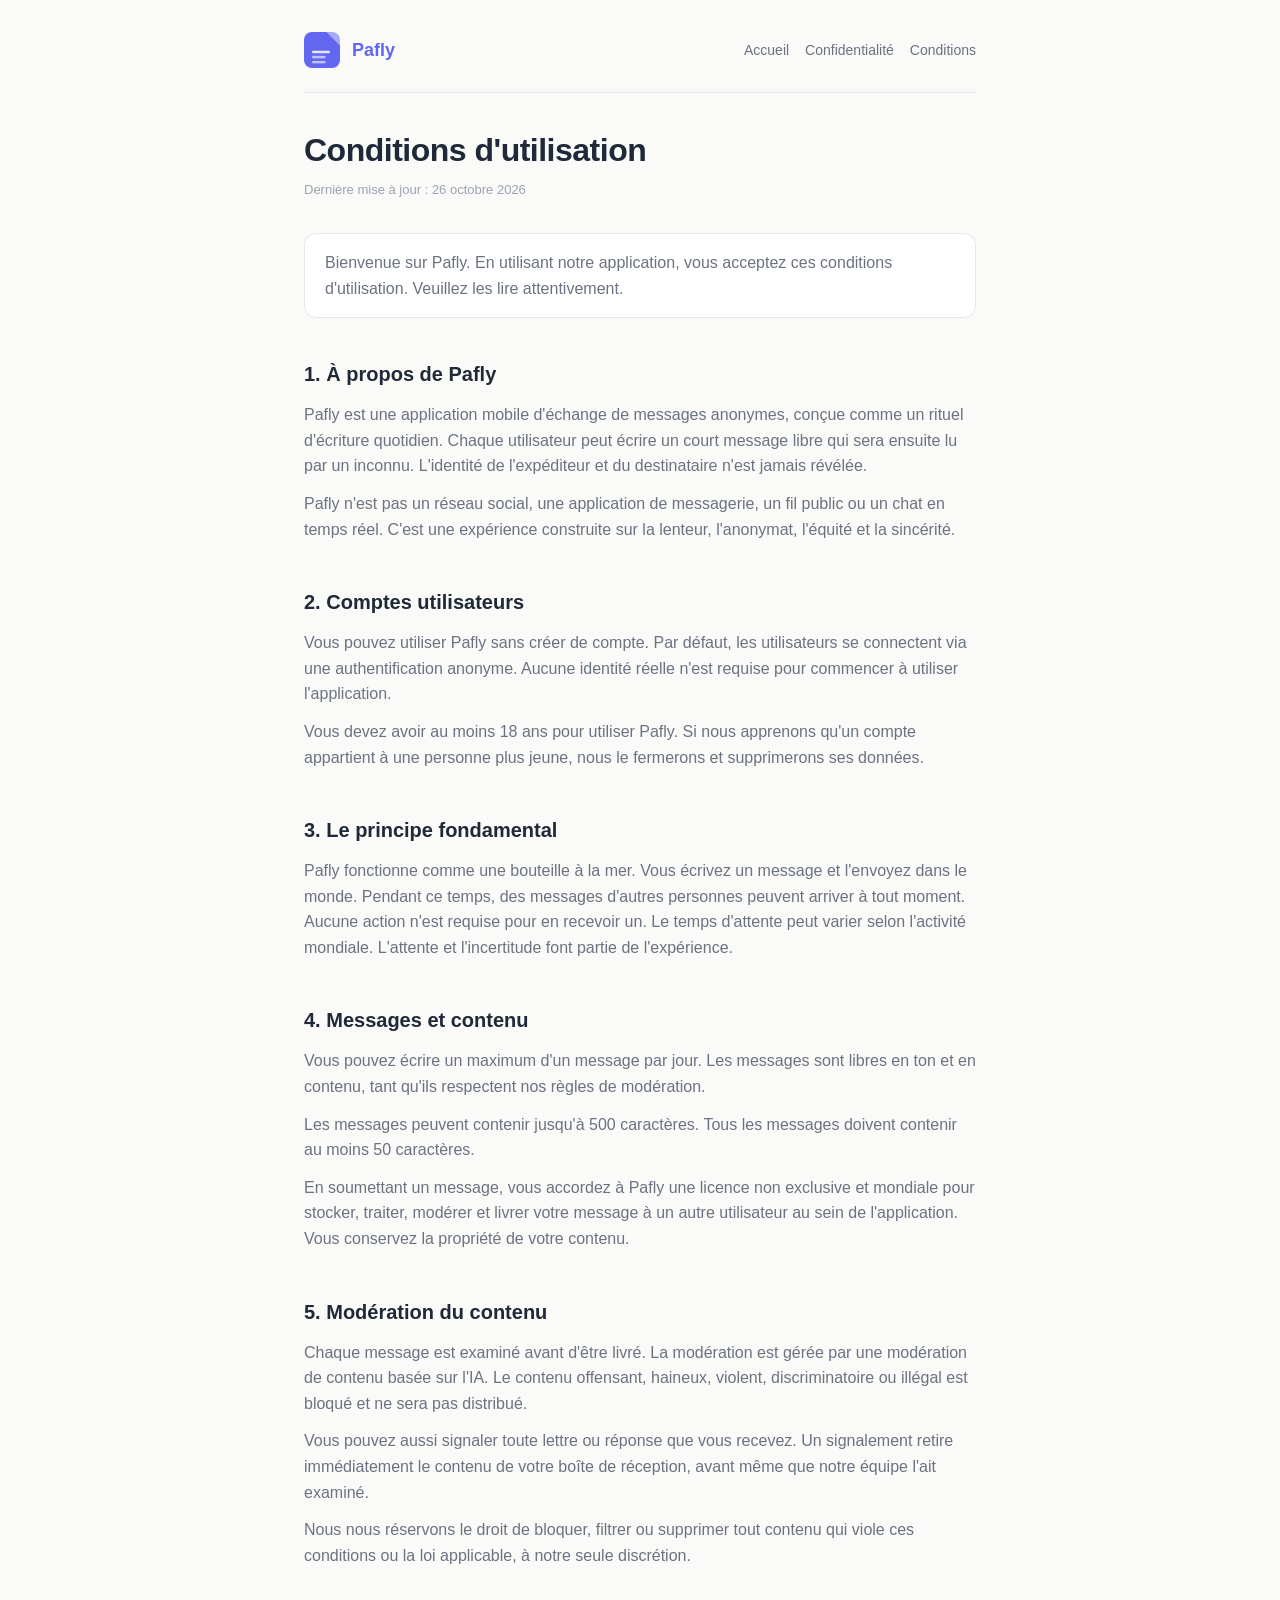
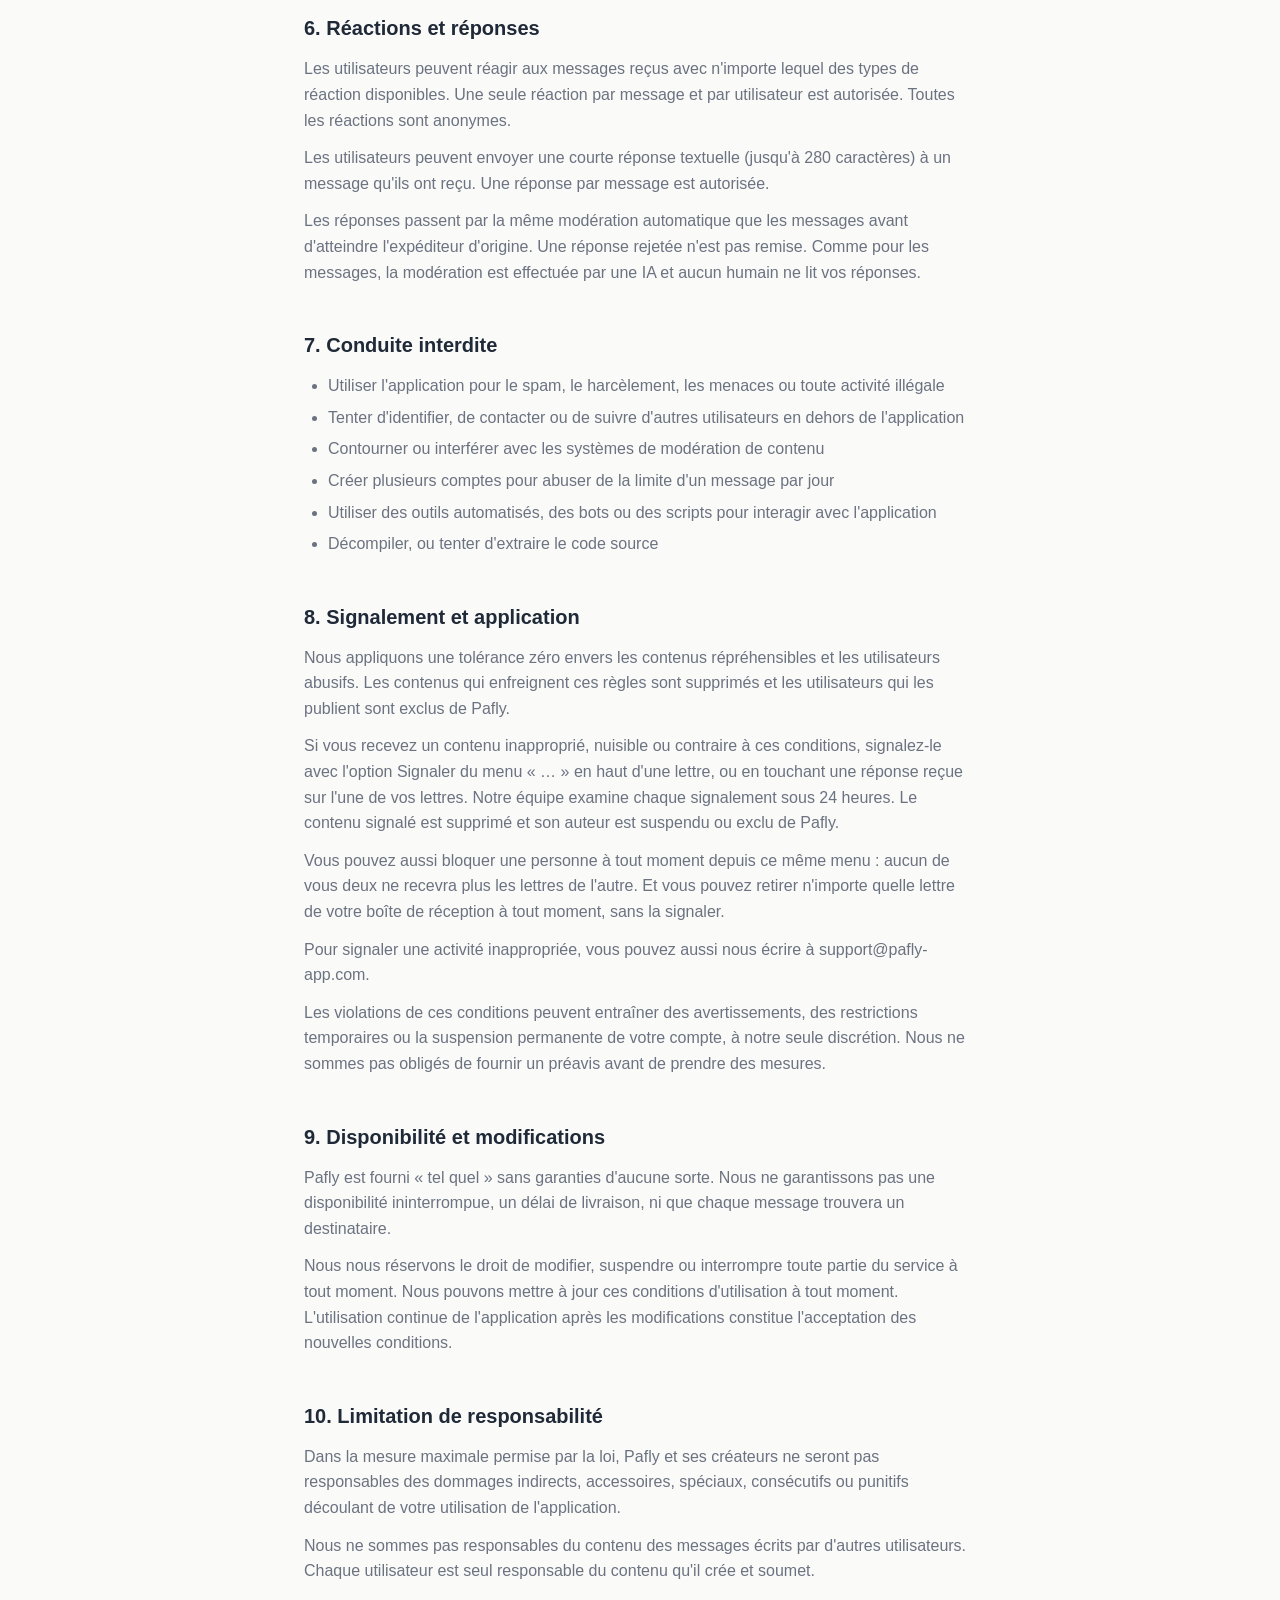
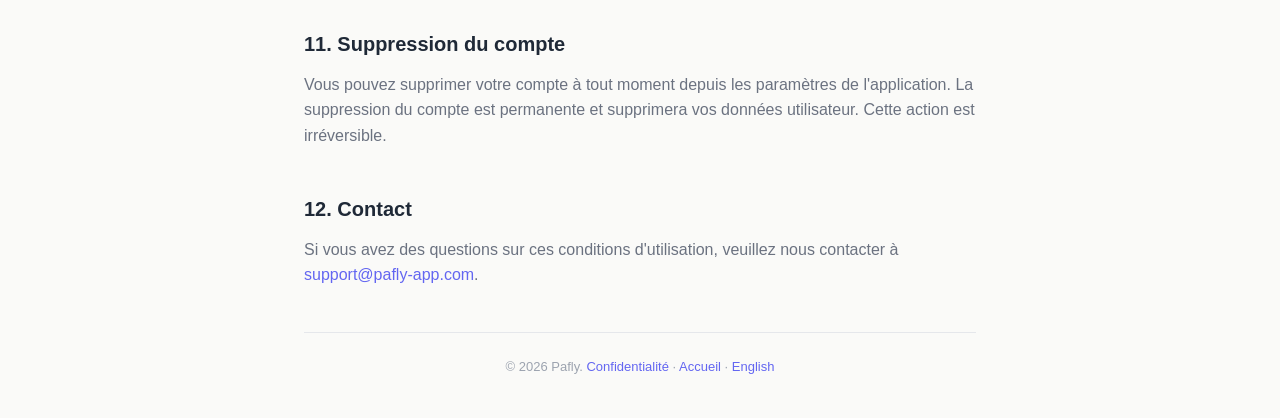
<file: fr/terms/index.html>
<!DOCTYPE html>
<html lang="fr">
<head>
  <meta charset="UTF-8">
  <meta name="viewport" content="width=device-width, initial-scale=1.0">
  <meta name="robots" content="index, follow">
  <title>Conditions d'utilisation — Pafly</title>
  <meta name="description" content="Conditions d'utilisation de Pafly. Les règles d'utilisation de notre application d'échange de messages anonymes.">
  <link rel="alternate" hreflang="en" href="/terms/">
  <link rel="alternate" hreflang="fr" href="/fr/terms/">
  <link rel="stylesheet" href="../../styles.css">
</head>
<body>
  <div class="container">
    <header class="top">
      <img src="../../Logo_Pafly.png" alt="Pafly logo" class="logo">
      <h1>Pafly</h1>
      <nav>
        <a href="/fr/">Accueil</a>
        <a href="/fr/privacy/">Confidentialité</a>
        <a href="/fr/terms/">Conditions</a>
      </nav>
    </header>

    <h1 class="page-title">Conditions d'utilisation</h1>
    <p class="last-updated">Dernière mise à jour : 26 octobre 2026</p>

    <p class="intro">
      Bienvenue sur Pafly. En utilisant notre application, vous acceptez ces conditions d'utilisation. Veuillez les lire attentivement.
    </p>

    <section>
      <h2>1. À propos de Pafly</h2>
      <p>Pafly est une application mobile d'échange de messages anonymes, conçue comme un rituel d'écriture quotidien. Chaque utilisateur peut écrire un court message libre qui sera ensuite lu par un inconnu. L'identité de l'expéditeur et du destinataire n'est jamais révélée.</p>
      <p>Pafly n'est pas un réseau social, une application de messagerie, un fil public ou un chat en temps réel. C'est une expérience construite sur la lenteur, l'anonymat, l'équité et la sincérité.</p>
    </section>

    <section>
      <h2>2. Comptes utilisateurs</h2>
      <p>Vous pouvez utiliser Pafly sans créer de compte. Par défaut, les utilisateurs se connectent via une authentification anonyme. Aucune identité réelle n'est requise pour commencer à utiliser l'application.</p>
      <p>Vous devez avoir au moins 18 ans pour utiliser Pafly. Si nous apprenons qu'un compte appartient à une personne plus jeune, nous le fermerons et supprimerons ses données.</p>
    </section>

    <section>
      <h2>3. Le principe fondamental</h2>
      <p>Pafly fonctionne comme une bouteille à la mer. Vous écrivez un message et l'envoyez dans le monde. Pendant ce temps, des messages d'autres personnes peuvent arriver à tout moment. Aucune action n'est requise pour en recevoir un. Le temps d'attente peut varier selon l'activité mondiale. L'attente et l'incertitude font partie de l'expérience.</p>
    </section>

    <section>
      <h2>4. Messages et contenu</h2>
      <p>Vous pouvez écrire un maximum d'un message par jour. Les messages sont libres en ton et en contenu, tant qu'ils respectent nos règles de modération.</p>
      <p>Les messages peuvent contenir jusqu'à 500 caractères. Tous les messages doivent contenir au moins 50 caractères.</p>
      <p>En soumettant un message, vous accordez à Pafly une licence non exclusive et mondiale pour stocker, traiter, modérer et livrer votre message à un autre utilisateur au sein de l'application. Vous conservez la propriété de votre contenu.</p>
    </section>

    <section>
      <h2>5. Modération du contenu</h2>
      <p>Chaque message est examiné avant d'être livré. La modération est gérée par une modération de contenu basée sur l'IA. Le contenu offensant, haineux, violent, discriminatoire ou illégal est bloqué et ne sera pas distribué.</p>
      <p>Vous pouvez aussi signaler toute lettre ou réponse que vous recevez. Un signalement retire immédiatement le contenu de votre boîte de réception, avant même que notre équipe l'ait examiné.</p>
      <p>Nous nous réservons le droit de bloquer, filtrer ou supprimer tout contenu qui viole ces conditions ou la loi applicable, à notre seule discrétion.</p>
    </section>

    <section>
      <h2>6. Réactions et réponses</h2>
      <p>Les utilisateurs peuvent réagir aux messages reçus avec n'importe lequel des types de réaction disponibles. Une seule réaction par message et par utilisateur est autorisée. Toutes les réactions sont anonymes.</p>
      <p>Les utilisateurs peuvent envoyer une courte réponse textuelle (jusqu'à 280 caractères) à un message qu'ils ont reçu. Une réponse par message est autorisée.</p>
      <p>Les réponses passent par la même modération automatique que les messages avant d'atteindre l'expéditeur d'origine. Une réponse rejetée n'est pas remise. Comme pour les messages, la modération est effectuée par une IA et aucun humain ne lit vos réponses.</p>
    </section>

    <section>
      <h2>7. Conduite interdite</h2>
      <ul>
        <li>Utiliser l'application pour le spam, le harcèlement, les menaces ou toute activité illégale</li>
        <li>Tenter d'identifier, de contacter ou de suivre d'autres utilisateurs en dehors de l'application</li>
        <li>Contourner ou interférer avec les systèmes de modération de contenu</li>
        <li>Créer plusieurs comptes pour abuser de la limite d'un message par jour</li>
        <li>Utiliser des outils automatisés, des bots ou des scripts pour interagir avec l'application</li>
        <li>Décompiler, ou tenter d'extraire le code source</li>
      </ul>
    </section>

    <section>
      <h2>8. Signalement et application</h2>
      <p>Nous appliquons une tolérance zéro envers les contenus répréhensibles et les utilisateurs abusifs. Les contenus qui enfreignent ces règles sont supprimés et les utilisateurs qui les publient sont exclus de Pafly.</p>
      <p>Si vous recevez un contenu inapproprié, nuisible ou contraire à ces conditions, signalez-le avec l'option Signaler du menu « … » en haut d'une lettre, ou en touchant une réponse reçue sur l'une de vos lettres. Notre équipe examine chaque signalement sous 24 heures. Le contenu signalé est supprimé et son auteur est suspendu ou exclu de Pafly.</p>
      <p>Vous pouvez aussi bloquer une personne à tout moment depuis ce même menu : aucun de vous deux ne recevra plus les lettres de l'autre. Et vous pouvez retirer n'importe quelle lettre de votre boîte de réception à tout moment, sans la signaler.</p>
      <p>Pour signaler une activité inappropriée, vous pouvez aussi nous écrire à support@pafly-app.com.</p>
      <p>Les violations de ces conditions peuvent entraîner des avertissements, des restrictions temporaires ou la suspension permanente de votre compte, à notre seule discrétion. Nous ne sommes pas obligés de fournir un préavis avant de prendre des mesures.</p>
    </section>

    <section>
      <h2>9. Disponibilité et modifications</h2>
      <p>Pafly est fourni « tel quel » sans garanties d'aucune sorte. Nous ne garantissons pas une disponibilité ininterrompue, un délai de livraison, ni que chaque message trouvera un destinataire.</p>
      <p>Nous nous réservons le droit de modifier, suspendre ou interrompre toute partie du service à tout moment. Nous pouvons mettre à jour ces conditions d'utilisation à tout moment. L'utilisation continue de l'application après les modifications constitue l'acceptation des nouvelles conditions.</p>
    </section>

    <section>
      <h2>10. Limitation de responsabilité</h2>
      <p>Dans la mesure maximale permise par la loi, Pafly et ses créateurs ne seront pas responsables des dommages indirects, accessoires, spéciaux, consécutifs ou punitifs découlant de votre utilisation de l'application.</p>
      <p>Nous ne sommes pas responsables du contenu des messages écrits par d'autres utilisateurs. Chaque utilisateur est seul responsable du contenu qu'il crée et soumet.</p>
    </section>

    <section>
      <h2>11. Suppression du compte</h2>
      <p>Vous pouvez supprimer votre compte à tout moment depuis les paramètres de l'application. La suppression du compte est permanente et supprimera vos données utilisateur. Cette action est irréversible.</p>
    </section>

    <section>
      <h2>12. Contact</h2>
      <p>Si vous avez des questions sur ces conditions d'utilisation, veuillez nous contacter à <a href="mailto:support@pafly-app.com">support@pafly-app.com</a>.</p>
    </section>

    <footer>
      © 2026 Pafly. <a href="/fr/privacy/">Confidentialité</a> · <a href="/fr/">Accueil</a> · <a href="/terms/" lang="en" hreflang="en">English</a>
    </footer>
  </div>
</body>
</html>
</file>
<file: styles.css>
:root {
  --primary: #6366F1;
  --bg: #FAFAF8;
  --surface: #FFFFFF;
  --text: #1F2937;
  --text-secondary: #6B7280;
  --text-light: #9CA3AF;
  --border: #E5E7EB;
}

@media (prefers-color-scheme: dark) {
  :root {
    --bg: #121212;
    --surface: #1C1C1C;
    --text: #F3F4F6;
    --text-secondary: #9CA3AF;
    --text-light: #6B7280;
    --border: #2D2D2D;
  }
}

* {
  box-sizing: border-box;
}

html, body {
  margin: 0;
  padding: 0;
  background: var(--bg);
  color: var(--text);
  font-family: -apple-system, BlinkMacSystemFont, "Segoe UI", Roboto, Helvetica, Arial, sans-serif;
  line-height: 1.6;
  -webkit-font-smoothing: antialiased;
}

/* Sticky footer. The landing page is short enough that the footer used to stop
   wherever the text ended, leaving it stranded mid-screen above a band of empty
   background. Body and container are flex columns so `footer { margin-top: auto }`
   absorbs the leftover height and parks the footer at the bottom; on a long page
   there is no leftover height and nothing moves.
   vh is declared first as the fallback and dvh overrides it where supported: on
   mobile, 100vh measures the viewport *without* the collapsing address bar, so it
   overflows by that bar's height and reintroduces the stranded footer. */
body {
  min-height: 100vh;
  min-height: 100dvh;
  display: flex;
  flex-direction: column;
}

.container {
  max-width: 720px;
  width: 100%;
  margin: 0 auto;
  padding: 32px 24px 40px;
  flex: 1;
  display: flex;
  flex-direction: column;
}

header.top {
  display: flex;
  align-items: center;
  gap: 12px;
  padding-bottom: 24px;
  border-bottom: 1px solid var(--border);
  margin-bottom: 32px;
}

header.top .logo {
  width: 36px;
  height: 36px;
  border-radius: 8px;
  object-fit: cover;
  display: block;
}

header.top h1 {
  margin: 0;
  font-size: 18px;
  font-weight: 600;
  color: var(--primary);
}

header.top nav {
  margin-left: auto;
  display: flex;
  gap: 16px;
}

header.top nav a {
  font-size: 14px;
  color: var(--text-secondary);
  text-decoration: none;
}

header.top nav a:hover {
  color: var(--primary);
}

h1.page-title {
  font-size: 32px;
  font-weight: 700;
  margin: 0 0 4px;
  letter-spacing: -0.5px;
}

.last-updated {
  color: var(--text-light);
  font-size: 13px;
  margin: 0 0 32px;
}

.intro {
  color: var(--text-secondary);
  font-size: 16px;
  margin: 0 0 40px;
  padding: 16px 20px;
  background: var(--surface);
  border-radius: 12px;
  border: 1px solid var(--border);
}

section {
  margin-bottom: 32px;
}

section h2 {
  font-size: 20px;
  font-weight: 600;
  margin: 0 0 12px;
  color: var(--text);
}

section h3 {
  font-size: 15px;
  font-weight: 600;
  margin: 16px 0 6px;
  color: var(--text);
}

section p {
  margin: 0 0 12px;
  color: var(--text-secondary);
}

section ul {
  margin: 0 0 12px;
  padding-left: 24px;
  color: var(--text-secondary);
}

section ul li {
  margin-bottom: 6px;
}

a {
  color: var(--primary);
  text-decoration: none;
}

a:hover {
  text-decoration: underline;
}

footer {
  /* auto, not a fixed margin — see the sticky-footer note above. The gap on a full
     page comes from the preceding section's own bottom margin plus this padding. */
  margin-top: auto;
  padding-top: 24px;
  border-top: 1px solid var(--border);
  color: var(--text-light);
  font-size: 13px;
  text-align: center;
}

/* Landing page hero */
.hero {
  text-align: center;
  padding: 64px 0 48px;
}

.hero .logo-large {
  width: 96px;
  height: 96px;
  border-radius: 22px;
  margin: 0 auto 24px;
  display: block;
  object-fit: cover;
}

.hero h1 {
  font-size: 48px;
  margin: 0 0 12px;
  font-weight: 700;
  letter-spacing: -1px;
  color: var(--primary);
}

.hero p.tagline {
  font-size: 18px;
  color: var(--text-secondary);
  margin: 0 0 32px;
}

.hero .links {
  display: flex;
  gap: 16px;
  justify-content: center;
  flex-wrap: wrap;
}

.hero .links a {
  display: inline-block;
  padding: 12px 24px;
  background: var(--surface);
  border: 1px solid var(--border);
  border-radius: 10px;
  color: var(--text);
  font-weight: 500;
  transition: border-color 0.15s, transform 0.15s;
}

/* The published contact point. It sits at the end of the intro section rather than in
   the hero, so it reads as part of the explanation instead of a fourth button. The class
   beats `section p` on specificity, so the margin below is the one that applies. */
.contact-line {
  margin: 24px 0 0;
  font-size: 14px;
  color: var(--text-secondary);
  text-align: center;
}

.hero .links a:hover {
  border-color: var(--primary);
  text-decoration: none;
  transform: translateY(-1px);
}
</file>
